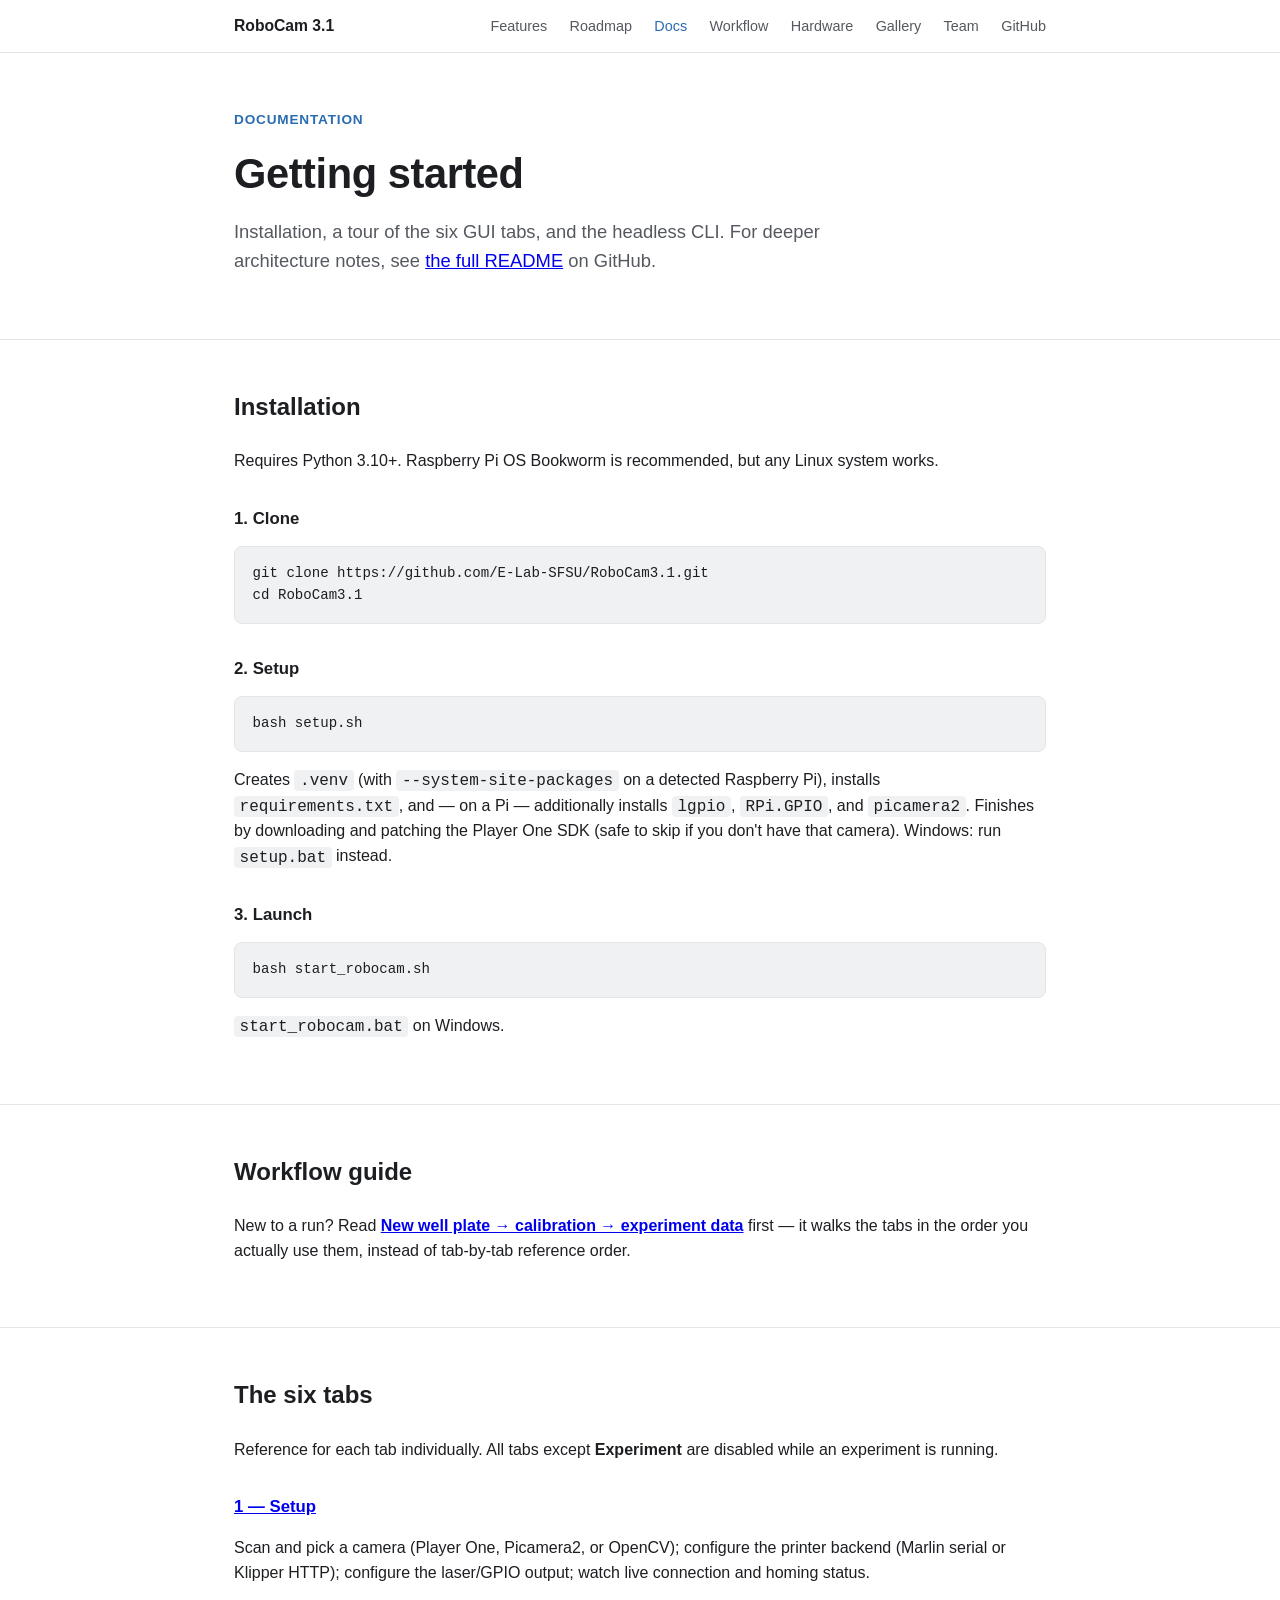
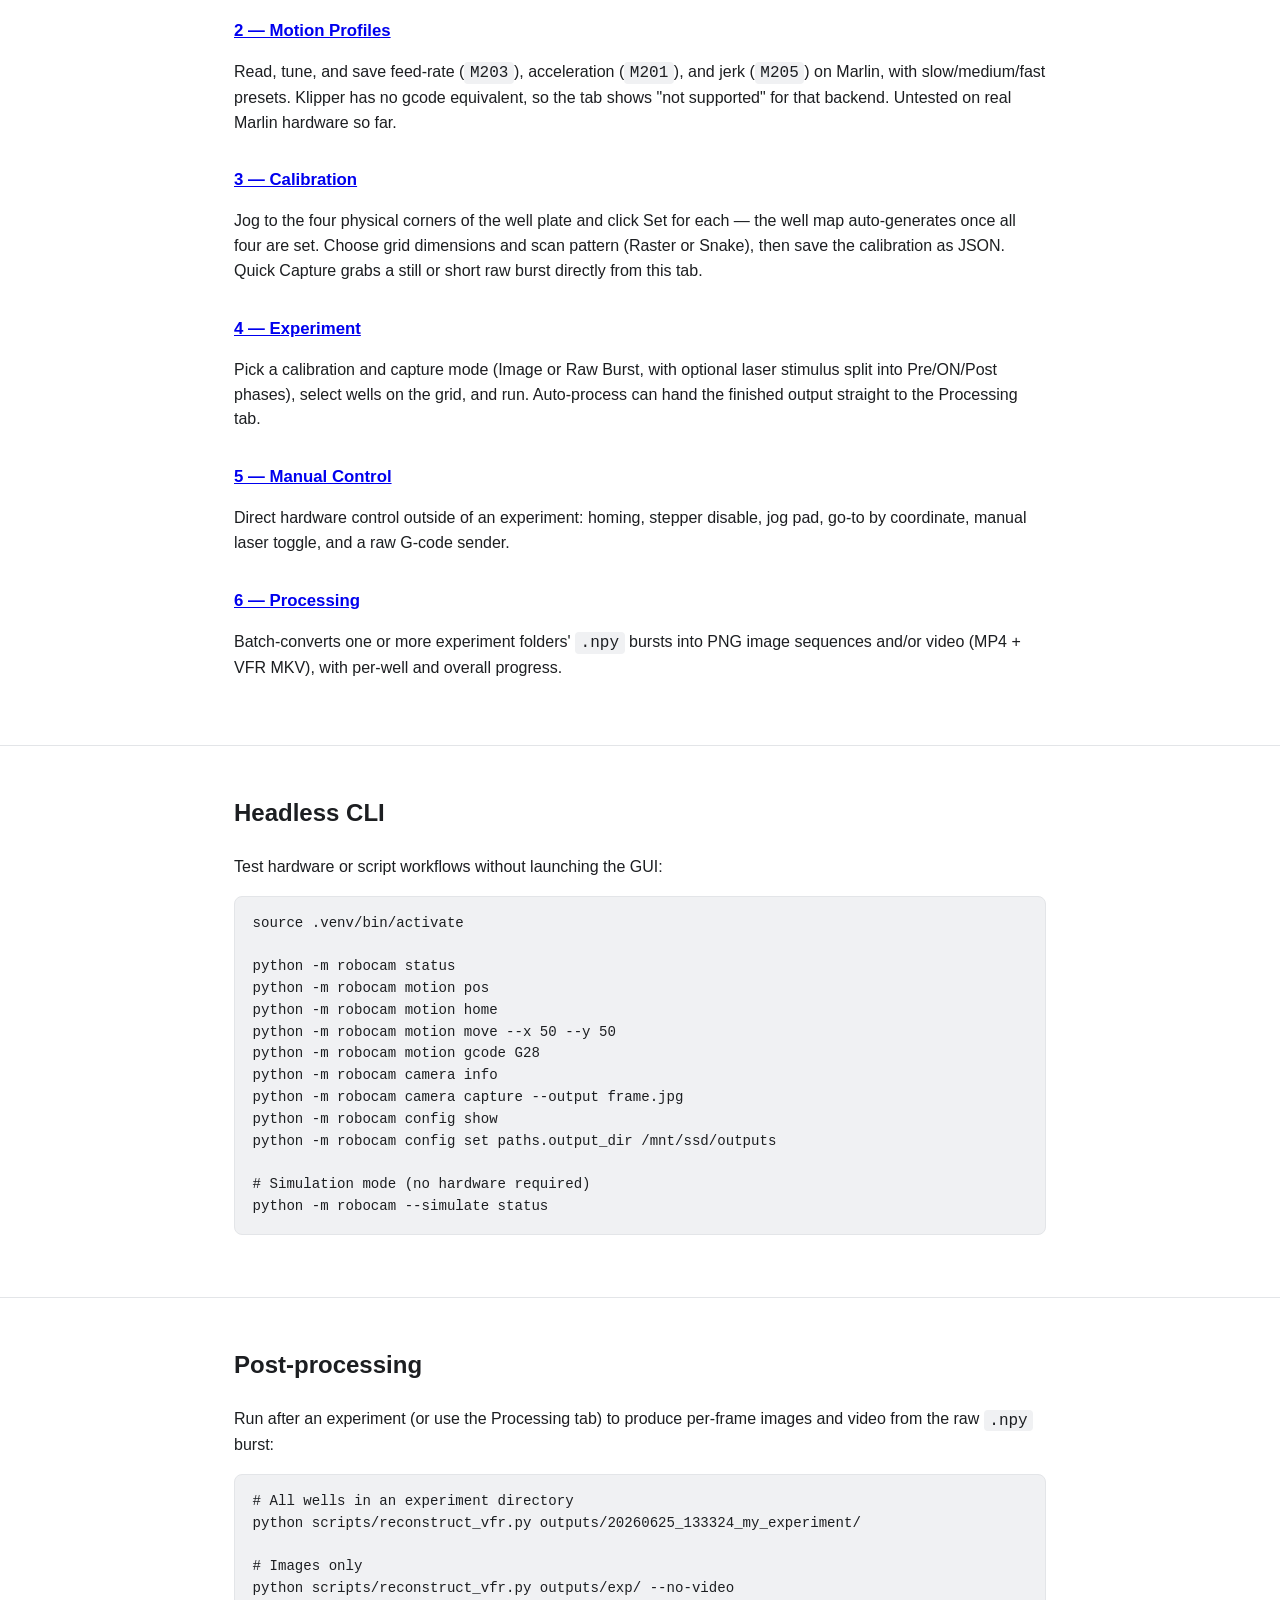
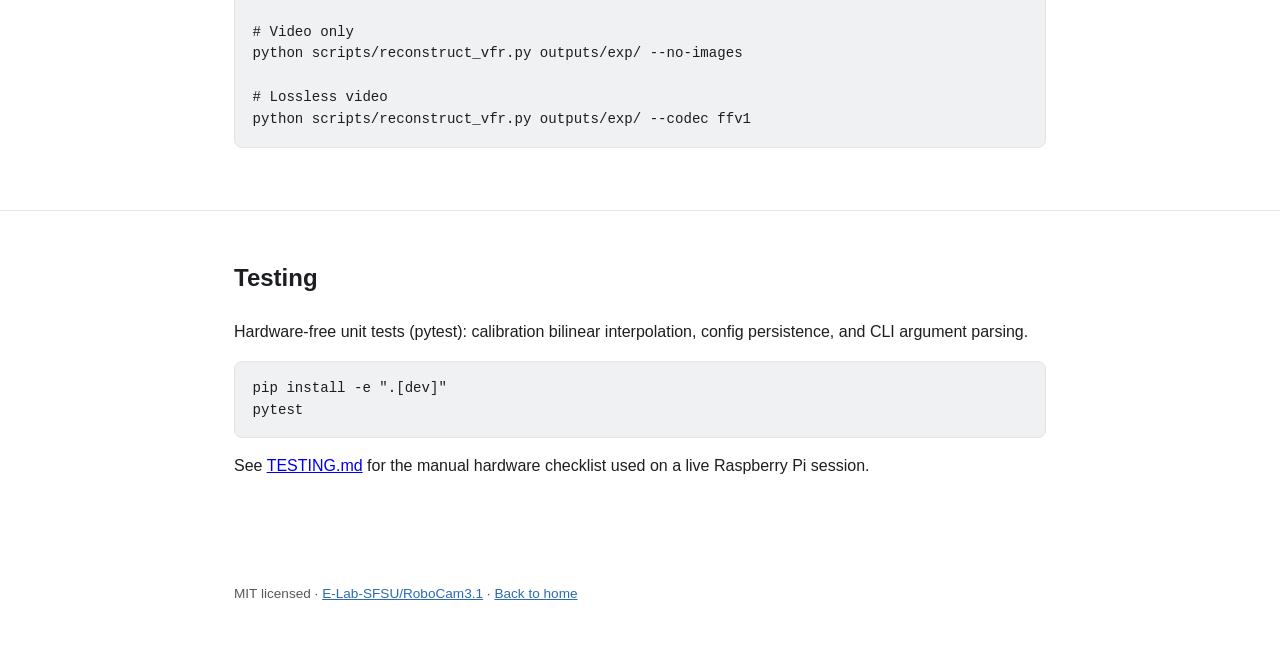
<file: docs.html>
<!doctype html>
<html lang="en">
<head>
<meta charset="utf-8">
<meta name="viewport" content="width=device-width, initial-scale=1">
<title>Docs — RoboCam 3.1</title>
<meta name="description" content="Installation, GUI walkthrough, and CLI reference for RoboCam 3.1.">
<link rel="icon" href="data:image/svg+xml,<svg xmlns=%22http://www.w3.org/2000/svg%22 viewBox=%220 0 100 100%22><text y=%22.9em%22 font-size=%2290%22>%F0%9F%93%B7</text></svg>">
<link rel="stylesheet" href="style.css">
</head>
<body>

<nav class="topnav">
  <div class="wrap">
    <a class="brand" href="index.html">RoboCam 3.1</a>
    <div class="links">
      <a href="index.html#features">Features</a>
      <a href="index.html#roadmap">Roadmap</a>
      <a href="docs.html" class="current">Docs</a>
      <a href="docs/workflow.html">Workflow</a>
      <a href="hardware.html">Hardware</a>
      <a href="gallery.html">Gallery</a>
      <a href="team.html">Team</a>
      <a href="https://github.com/E-Lab-SFSU/RoboCam3.1">GitHub</a>
    </div>
  </div>
</nav>

<header class="hero">
  <div class="wrap">
    <div class="eyebrow">Documentation</div>
    <h1>Getting started</h1>
    <p class="tagline">Installation, a tour of the six GUI tabs, and the headless CLI. For deeper architecture notes, see <a href="https://github.com/E-Lab-SFSU/RoboCam3.1#readme">the full README</a> on GitHub.</p>
  </div>
</header>

<section id="install">
  <div class="wrap">
    <h2>Installation</h2>
    <p>Requires Python 3.10+. Raspberry Pi OS Bookworm is recommended, but any Linux system works.</p>

    <h3 class="subhead">1. Clone</h3>
    <pre><code>git clone https://github.com/E-Lab-SFSU/RoboCam3.1.git
cd RoboCam3.1</code></pre>

    <h3 class="subhead">2. Setup</h3>
    <pre><code>bash setup.sh</code></pre>
    <p>Creates <code>.venv</code> (with <code>--system-site-packages</code> on a detected Raspberry Pi), installs <code>requirements.txt</code>, and — on a Pi — additionally installs <code>lgpio</code>, <code>RPi.GPIO</code>, and <code>picamera2</code>. Finishes by downloading and patching the Player One SDK (safe to skip if you don't have that camera). Windows: run <code>setup.bat</code> instead.</p>

    <h3 class="subhead">3. Launch</h3>
    <pre><code>bash start_robocam.sh</code></pre>
    <p><code>start_robocam.bat</code> on Windows.</p>
  </div>
</section>

<section id="workflow">
  <div class="wrap">
    <h2>Workflow guide</h2>
    <p>New to a run? Read <a href="docs/workflow.html"><strong>New well plate → calibration → experiment data</strong></a> first — it walks the tabs in the order you actually use them, instead of tab-by-tab reference order.</p>
  </div>
</section>

<section id="tabs">
  <div class="wrap">
    <h2>The six tabs</h2>
    <p>Reference for each tab individually. All tabs except <strong>Experiment</strong> are disabled while an experiment is running.</p>

    <h3 class="subhead"><a href="docs/setup.html">1 — Setup</a></h3>
    <p>Scan and pick a camera (Player One, Picamera2, or OpenCV); configure the printer backend (Marlin serial or Klipper HTTP); configure the laser/GPIO output; watch live connection and homing status.</p>

    <h3 class="subhead"><a href="docs/motion-profiles.html">2 — Motion Profiles</a></h3>
    <p>Read, tune, and save feed-rate (<code>M203</code>), acceleration (<code>M201</code>), and jerk (<code>M205</code>) on Marlin, with slow/medium/fast presets. Klipper has no gcode equivalent, so the tab shows "not supported" for that backend. Untested on real Marlin hardware so far.</p>

    <h3 class="subhead"><a href="docs/calibration.html">3 — Calibration</a></h3>
    <p>Jog to the four physical corners of the well plate and click Set for each — the well map auto-generates once all four are set. Choose grid dimensions and scan pattern (Raster or Snake), then save the calibration as JSON. Quick Capture grabs a still or short raw burst directly from this tab.</p>

    <h3 class="subhead"><a href="docs/experiment.html">4 — Experiment</a></h3>
    <p>Pick a calibration and capture mode (Image or Raw Burst, with optional laser stimulus split into Pre/ON/Post phases), select wells on the grid, and run. Auto-process can hand the finished output straight to the Processing tab.</p>

    <h3 class="subhead"><a href="docs/manual-control.html">5 — Manual Control</a></h3>
    <p>Direct hardware control outside of an experiment: homing, stepper disable, jog pad, go-to by coordinate, manual laser toggle, and a raw G-code sender.</p>

    <h3 class="subhead"><a href="docs/processing.html">6 — Processing</a></h3>
    <p>Batch-converts one or more experiment folders' <code>.npy</code> bursts into PNG image sequences and/or video (MP4 + VFR MKV), with per-well and overall progress.</p>
  </div>
</section>

<section id="cli">
  <div class="wrap">
    <h2>Headless CLI</h2>
    <p>Test hardware or script workflows without launching the GUI:</p>
    <pre><code>source .venv/bin/activate

python -m robocam status
python -m robocam motion pos
python -m robocam motion home
python -m robocam motion move --x 50 --y 50
python -m robocam motion gcode G28
python -m robocam camera info
python -m robocam camera capture --output frame.jpg
python -m robocam config show
python -m robocam config set paths.output_dir /mnt/ssd/outputs

# Simulation mode (no hardware required)
python -m robocam --simulate status</code></pre>
  </div>
</section>

<section id="postprocess">
  <div class="wrap">
    <h2>Post-processing</h2>
    <p>Run after an experiment (or use the Processing tab) to produce per-frame images and video from the raw <code>.npy</code> burst:</p>
    <pre><code># All wells in an experiment directory
python scripts/reconstruct_vfr.py outputs/20260625_133324_my_experiment/

# Images only
python scripts/reconstruct_vfr.py outputs/exp/ --no-video

# Video only
python scripts/reconstruct_vfr.py outputs/exp/ --no-images

# Lossless video
python scripts/reconstruct_vfr.py outputs/exp/ --codec ffv1</code></pre>
  </div>
</section>

<section id="testing">
  <div class="wrap">
    <h2>Testing</h2>
    <p>Hardware-free unit tests (pytest): calibration bilinear interpolation, config persistence, and CLI argument parsing.</p>
    <pre><code>pip install -e ".[dev]"
pytest</code></pre>
    <p>See <a href="https://github.com/E-Lab-SFSU/RoboCam3.1/blob/master/TESTING.md">TESTING.md</a> for the manual hardware checklist used on a live Raspberry Pi session.</p>
  </div>
</section>

<footer>
  <div class="wrap">
    MIT licensed · <a href="https://github.com/E-Lab-SFSU/RoboCam3.1">E-Lab-SFSU/RoboCam3.1</a> · <a href="index.html">Back to home</a>
  </div>
</footer>

</body>
</html>
</file>
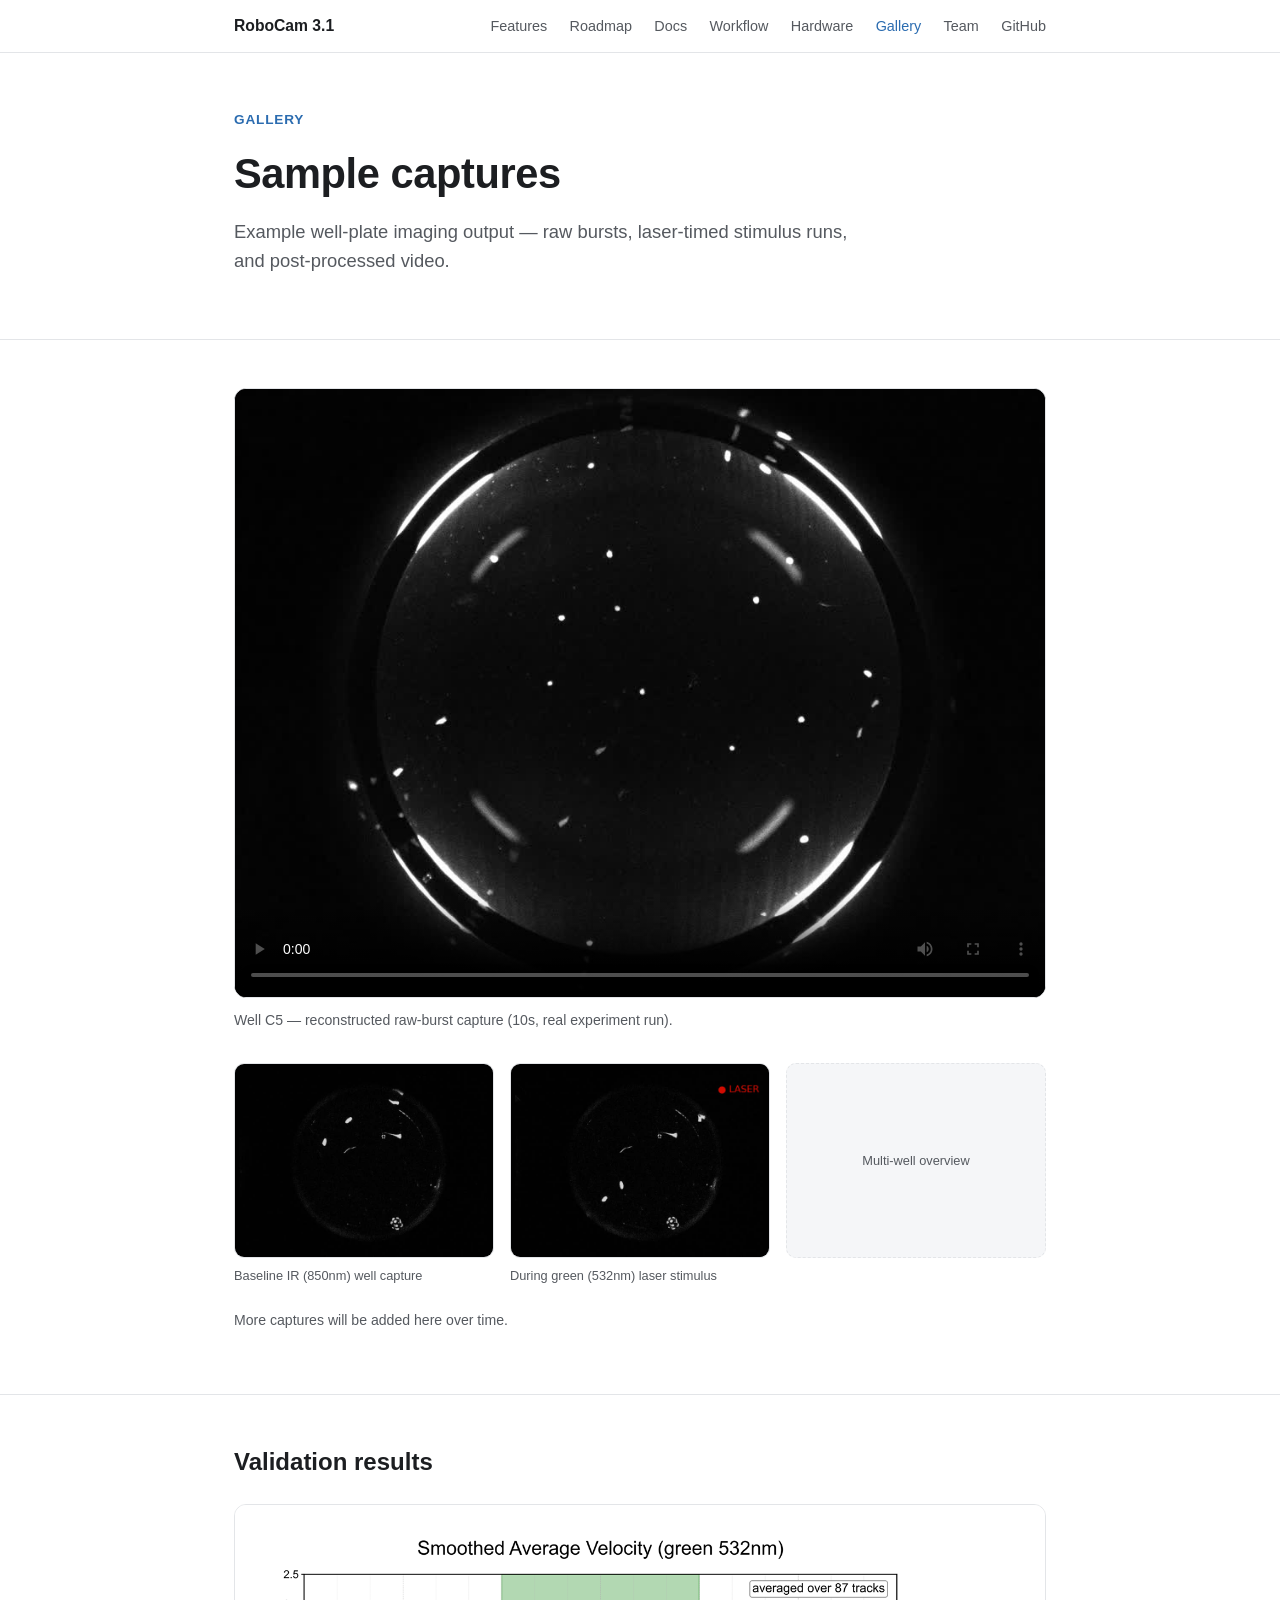
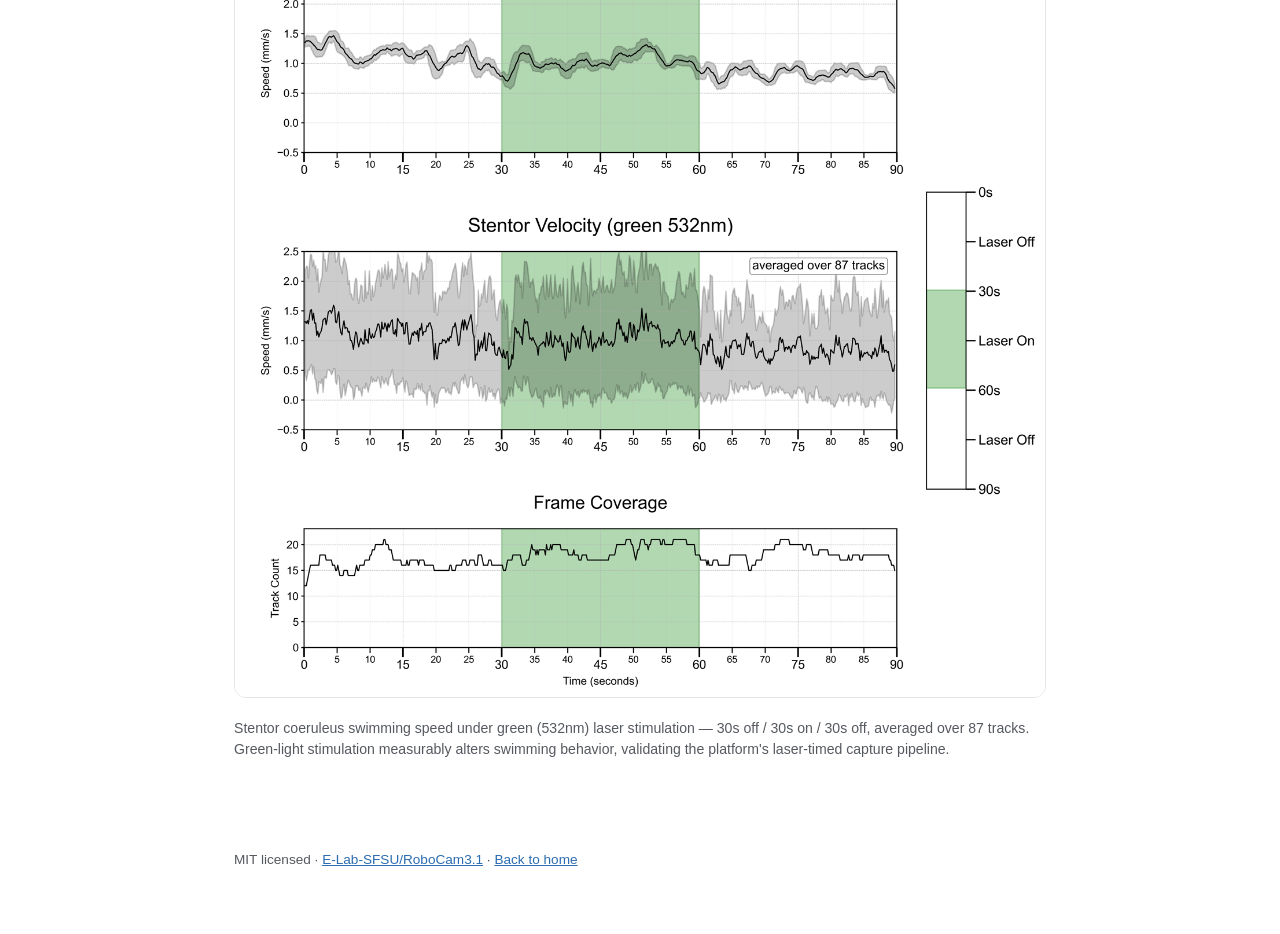
<file: gallery.html>
<!doctype html>
<html lang="en">
<head>
<meta charset="utf-8">
<meta name="viewport" content="width=device-width, initial-scale=1">
<title>Gallery — RoboCam 3.1</title>
<meta name="description" content="Sample captures and results from RoboCam 3.1.">
<link rel="icon" href="data:image/svg+xml,<svg xmlns=%22http://www.w3.org/2000/svg%22 viewBox=%220 0 100 100%22><text y=%22.9em%22 font-size=%2290%22>%F0%9F%93%B7</text></svg>">
<link rel="stylesheet" href="style.css">
</head>
<body>

<nav class="topnav">
  <div class="wrap">
    <a class="brand" href="index.html">RoboCam 3.1</a>
    <div class="links">
      <a href="index.html#features">Features</a>
      <a href="index.html#roadmap">Roadmap</a>
      <a href="docs.html">Docs</a>
      <a href="docs/workflow.html">Workflow</a>
      <a href="hardware.html">Hardware</a>
      <a href="gallery.html" class="current">Gallery</a>
      <a href="team.html">Team</a>
      <a href="https://github.com/E-Lab-SFSU/RoboCam3.1">GitHub</a>
    </div>
  </div>
</nav>

<header class="hero">
  <div class="wrap">
    <div class="eyebrow">Gallery</div>
    <h1>Sample captures</h1>
    <p class="tagline">Example well-plate imaging output — raw bursts, laser-timed stimulus runs, and post-processed video.</p>
  </div>
</header>

<section>
  <div class="wrap">
    <div class="sample-video">
      <video controls preload="metadata" poster="media/c5_sample.jpg" width="960" height="720">
        <source src="media/c5_sample.mp4" type="video/mp4">
      </video>
      <p class="caption">Well C5 — reconstructed raw-burst capture (10s, real experiment run).</p>
    </div>
    <div class="gallery-grid">
      <div class="gallery-photo">
        <img src="media/raw_capture_ir.jpg" alt="Baseline IR well capture">
        <span>Baseline IR (850nm) well capture</span>
      </div>
      <div class="gallery-photo">
        <img src="media/raw_capture_laser.jpg" alt="Well capture during green laser stimulus">
        <span>During green (532nm) laser stimulus</span>
      </div>
      <div class="gallery-placeholder">Multi-well overview</div>
    </div>
    <p class="verified">More captures will be added here over time.</p>
  </div>
</section>

<section id="results">
  <div class="wrap">
    <h2>Validation results</h2>
    <div class="sample-video">
      <img src="media/results_chart.png" alt="Swimming speed traces before, during, and after green laser stimulus" style="width:100%;border-radius:12px;border:1px solid var(--border);">
      <p class="caption">Stentor coeruleus swimming speed under green (532nm) laser stimulation — 30s off / 30s on / 30s off, averaged over 87 tracks. Green-light stimulation measurably alters swimming behavior, validating the platform's laser-timed capture pipeline.</p>
    </div>
  </div>
</section>

<footer>
  <div class="wrap">
    MIT licensed · <a href="https://github.com/E-Lab-SFSU/RoboCam3.1">E-Lab-SFSU/RoboCam3.1</a> · <a href="index.html">Back to home</a>
  </div>
</footer>

</body>
</html>
</file>
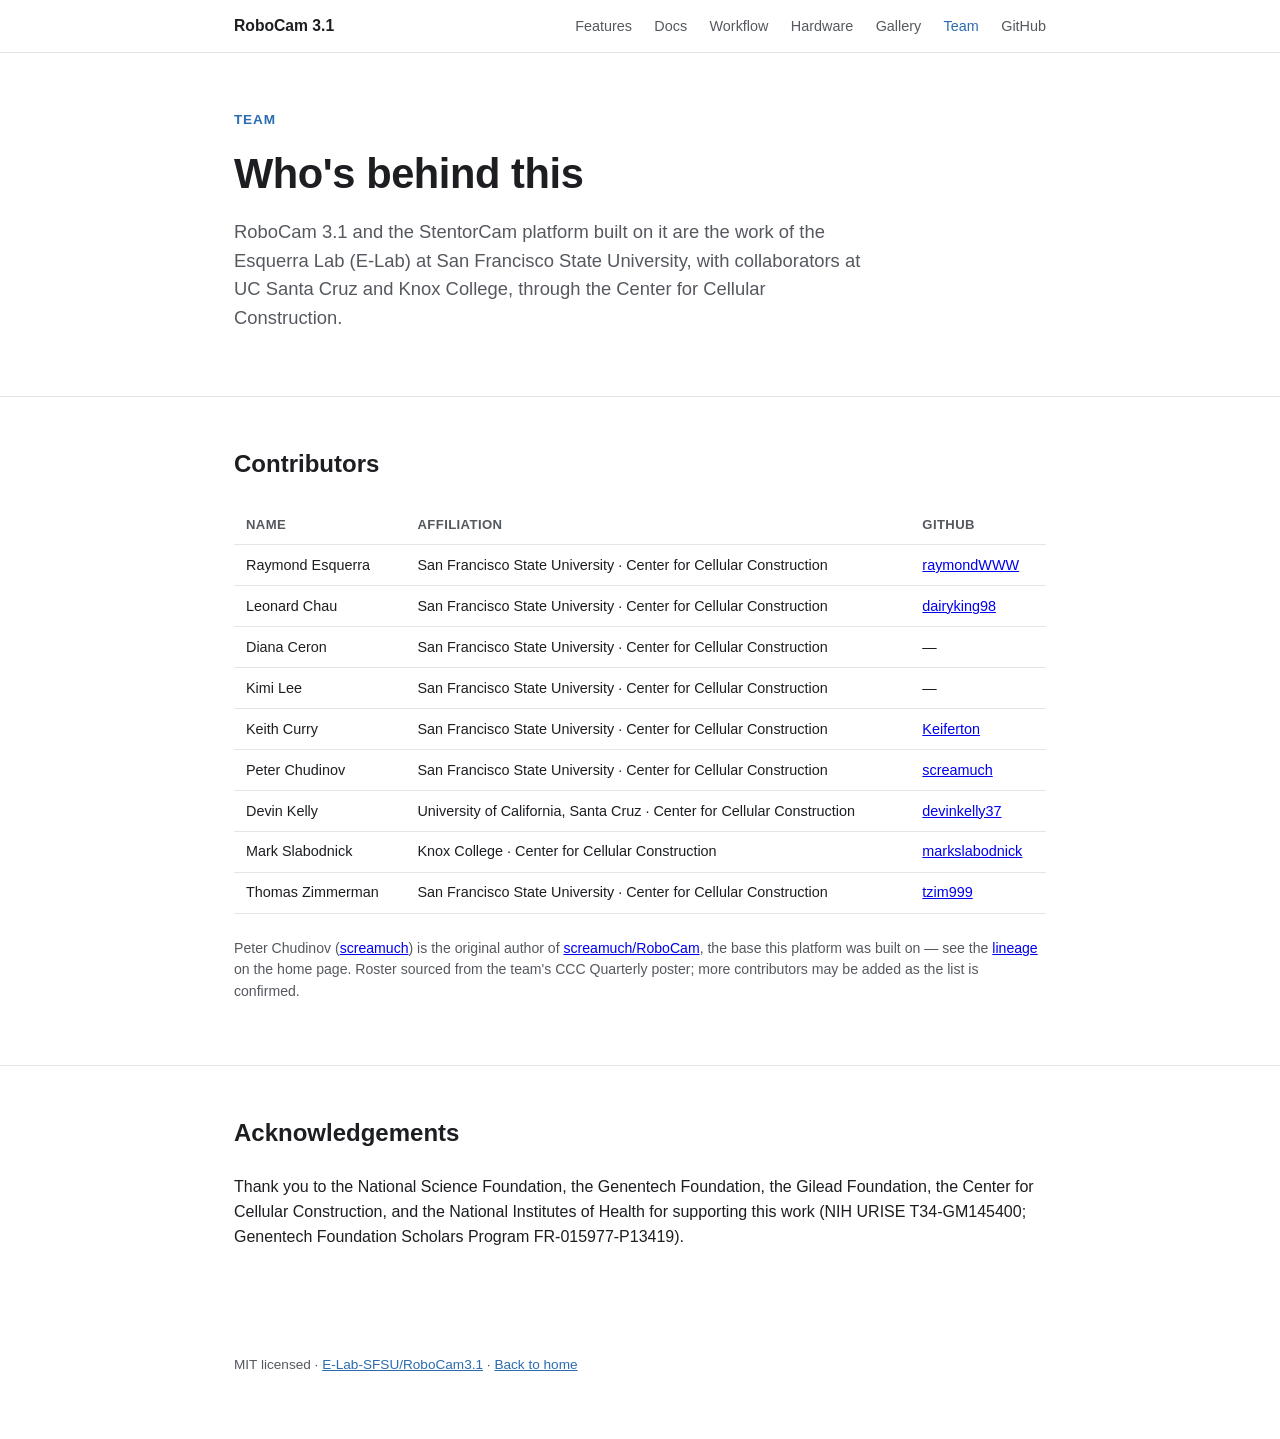
<file: team.html>
<!doctype html>
<html lang="en">
<head>
<meta charset="utf-8">
<meta name="viewport" content="width=device-width, initial-scale=1">
<title>Team — RoboCam 3.1</title>
<meta name="description" content="The people behind RoboCam 3.1 and StentorCam.">
<link rel="icon" href="data:image/svg+xml,<svg xmlns=%22http://www.w3.org/2000/svg%22 viewBox=%220 0 100 100%22><text y=%22.9em%22 font-size=%2290%22>%F0%9F%93%B7</text></svg>">
<link rel="stylesheet" href="style.css">
</head>
<body>

<nav class="topnav">
  <div class="wrap">
    <a class="brand" href="index.html">RoboCam 3.1</a>
    <div class="links">
      <a href="index.html#features">Features</a>
      <a href="docs.html">Docs</a>
      <a href="docs/workflow.html">Workflow</a>
      <a href="hardware.html">Hardware</a>
      <a href="gallery.html">Gallery</a>
      <a href="team.html" class="current">Team</a>
      <a href="https://github.com/E-Lab-SFSU/RoboCam3.1">GitHub</a>
    </div>
  </div>
</nav>

<header class="hero">
  <div class="wrap">
    <div class="eyebrow">Team</div>
    <h1>Who's behind this</h1>
    <p class="tagline">RoboCam 3.1 and the StentorCam platform built on it are the work of the Esquerra Lab (E-Lab) at San Francisco State University, with collaborators at UC Santa Cruz and Knox College, through the Center for Cellular Construction.</p>
  </div>
</header>

<section id="roster">
  <div class="wrap">
    <h2>Contributors</h2>
    <table class="status">
      <tr><th>Name</th><th>Affiliation</th><th>GitHub</th></tr>
      <tr><td>Raymond Esquerra</td><td>San Francisco State University · Center for Cellular Construction</td><td><a href="https://github.com/raymondWWW">raymondWWW</a></td></tr>
      <tr><td>Leonard Chau</td><td>San Francisco State University · Center for Cellular Construction</td><td><a href="https://github.com/dairyking98">dairyking98</a></td></tr>
      <tr><td>Diana Ceron</td><td>San Francisco State University · Center for Cellular Construction</td><td>—</td></tr>
      <tr><td>Kimi Lee</td><td>San Francisco State University · Center for Cellular Construction</td><td>—</td></tr>
      <tr><td>Keith Curry</td><td>San Francisco State University · Center for Cellular Construction</td><td><a href="https://github.com/Keiferton">Keiferton</a></td></tr>
      <tr><td>Peter Chudinov</td><td>San Francisco State University · Center for Cellular Construction</td><td><a href="https://github.com/screamuch">screamuch</a></td></tr>
      <tr><td>Devin Kelly</td><td>University of California, Santa Cruz · Center for Cellular Construction</td><td><a href="https://github.com/devinkelly37">devinkelly37</a></td></tr>
      <tr><td>Mark Slabodnick</td><td>Knox College · Center for Cellular Construction</td><td><a href="https://github.com/markslabodnick">markslabodnick</a></td></tr>
      <tr><td>Thomas Zimmerman</td><td>San Francisco State University · Center for Cellular Construction</td><td><a href="https://github.com/tzim999">tzim999</a></td></tr>
    </table>
    <p class="verified">Peter Chudinov (<a href="https://github.com/screamuch">screamuch</a>) is the original author of <a href="https://github.com/screamuch/RoboCam">screamuch/RoboCam</a>, the base this platform was built on — see the <a href="index.html#lineage">lineage</a> on the home page. Roster sourced from the team's CCC Quarterly poster; more contributors may be added as the list is confirmed.</p>
  </div>
</section>

<section id="acknowledgements">
  <div class="wrap">
    <h2>Acknowledgements</h2>
    <p>Thank you to the National Science Foundation, the Genentech Foundation, the Gilead Foundation, the Center for Cellular Construction, and the National Institutes of Health for supporting this work (NIH URISE T34-GM145400; Genentech Foundation Scholars Program FR-015977-P13419).</p>
  </div>
</section>

<footer>
  <div class="wrap">
    MIT licensed · <a href="https://github.com/E-Lab-SFSU/RoboCam3.1">E-Lab-SFSU/RoboCam3.1</a> · <a href="index.html">Back to home</a>
  </div>
</footer>

</body>
</html>
</file>
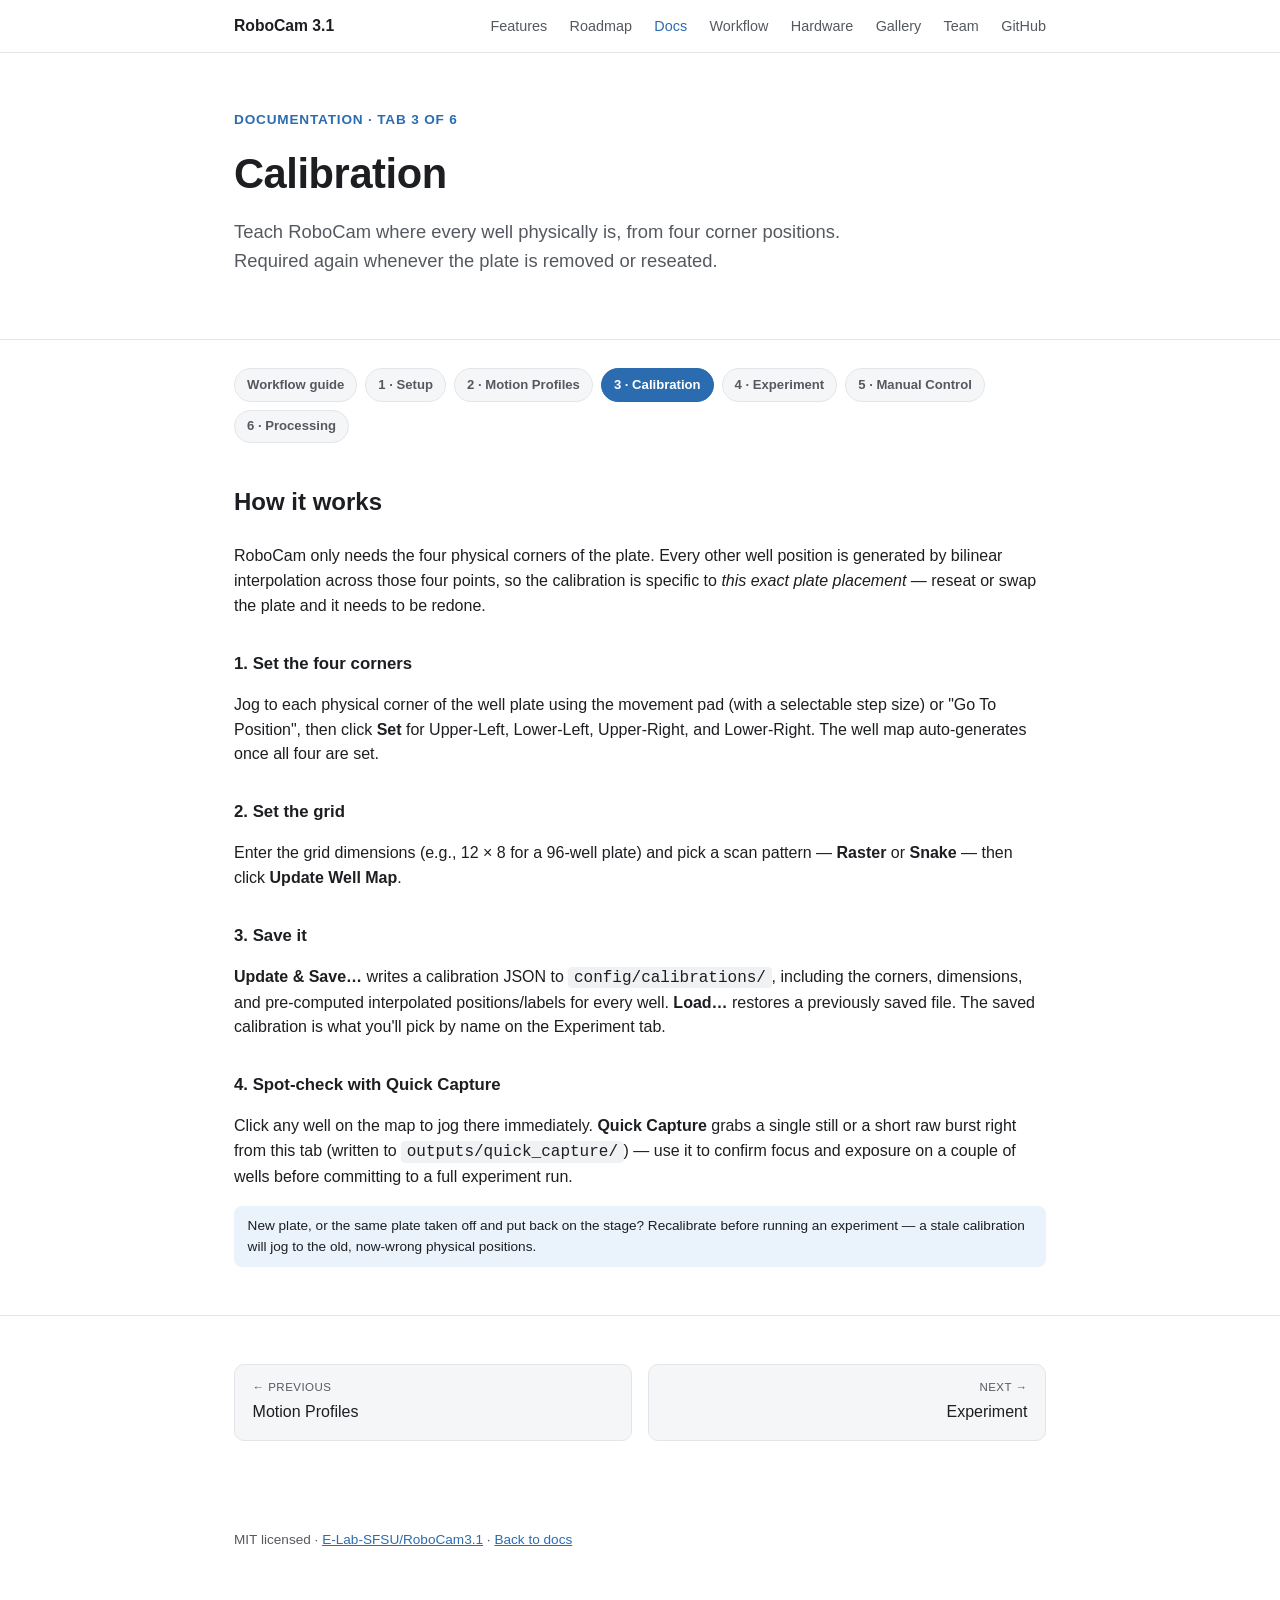
<file: docs/calibration.html>
<!doctype html>
<html lang="en">
<head>
<meta charset="utf-8">
<meta name="viewport" content="width=device-width, initial-scale=1">
<title>Calibration tab — RoboCam 3.1 Docs</title>
<meta name="description" content="RoboCam 3.1 Calibration tab: 4-corner well-plate calibration, well map generation, save/load profiles, and Quick Capture.">
<link rel="icon" href="data:image/svg+xml,<svg xmlns=%22http://www.w3.org/2000/svg%22 viewBox=%220 0 100 100%22><text y=%22.9em%22 font-size=%2290%22>%F0%9F%93%B7</text></svg>">
<link rel="stylesheet" href="../style.css">
</head>
<body>

<nav class="topnav">
  <div class="wrap">
    <a class="brand" href="../index.html">RoboCam 3.1</a>
    <div class="links">
      <a href="../index.html#features">Features</a>
      <a href="../index.html#roadmap">Roadmap</a>
      <a href="../docs.html" class="current">Docs</a>
      <a href="workflow.html">Workflow</a>
      <a href="../hardware.html">Hardware</a>
      <a href="../gallery.html">Gallery</a>
      <a href="../team.html">Team</a>
      <a href="https://github.com/E-Lab-SFSU/RoboCam3.1">GitHub</a>
    </div>
  </div>
</nav>

<header class="hero">
  <div class="wrap">
    <div class="eyebrow">Documentation · Tab 3 of 6</div>
    <h1>Calibration</h1>
    <p class="tagline">Teach RoboCam where every well physically is, from four corner positions. Required again whenever the plate is removed or reseated.</p>
  </div>
</header>

<section>
  <div class="wrap">
    <div class="docs-subnav">
      <a href="workflow.html">Workflow guide</a>
      <a href="setup.html">1 · Setup</a>
      <a href="motion-profiles.html">2 · Motion Profiles</a>
      <a href="calibration.html" class="current">3 · Calibration</a>
      <a href="experiment.html">4 · Experiment</a>
      <a href="manual-control.html">5 · Manual Control</a>
      <a href="processing.html">6 · Processing</a>
    </div>

    <h2>How it works</h2>
    <p>RoboCam only needs the four physical corners of the plate. Every other well position is generated by bilinear interpolation across those four points, so the calibration is specific to <em>this exact plate placement</em> — reseat or swap the plate and it needs to be redone.</p>

    <h3 class="subhead">1. Set the four corners</h3>
    <p>Jog to each physical corner of the well plate using the movement pad (with a selectable step size) or "Go To Position", then click <strong>Set</strong> for Upper-Left, Lower-Left, Upper-Right, and Lower-Right. The well map auto-generates once all four are set.</p>

    <h3 class="subhead">2. Set the grid</h3>
    <p>Enter the grid dimensions (e.g., 12 × 8 for a 96-well plate) and pick a scan pattern — <strong>Raster</strong> or <strong>Snake</strong> — then click <strong>Update Well Map</strong>.</p>

    <h3 class="subhead">3. Save it</h3>
    <p><strong>Update &amp; Save…</strong> writes a calibration JSON to <code>config/calibrations/</code>, including the corners, dimensions, and pre-computed interpolated positions/labels for every well. <strong>Load…</strong> restores a previously saved file. The saved calibration is what you'll pick by name on the Experiment tab.</p>

    <h3 class="subhead">4. Spot-check with Quick Capture</h3>
    <p>Click any well on the map to jog there immediately. <strong>Quick Capture</strong> grabs a single still or a short raw burst right from this tab (written to <code>outputs/quick_capture/</code>) — use it to confirm focus and exposure on a couple of wells before committing to a full experiment run.</p>

    <div class="step-note">New plate, or the same plate taken off and put back on the stage? Recalibrate before running an experiment — a stale calibration will jog to the old, now-wrong physical positions.</div>
  </div>
</section>

<section>
  <div class="wrap pager">
    <a class="pager-prev" href="motion-profiles.html"><span class="pager-label">← Previous</span>Motion Profiles</a>
    <a class="pager-next" href="experiment.html"><span class="pager-label">Next →</span>Experiment</a>
  </div>
</section>

<footer>
  <div class="wrap">
    MIT licensed · <a href="https://github.com/E-Lab-SFSU/RoboCam3.1">E-Lab-SFSU/RoboCam3.1</a> · <a href="../docs.html">Back to docs</a>
  </div>
</footer>

</body>
</html>
</file>
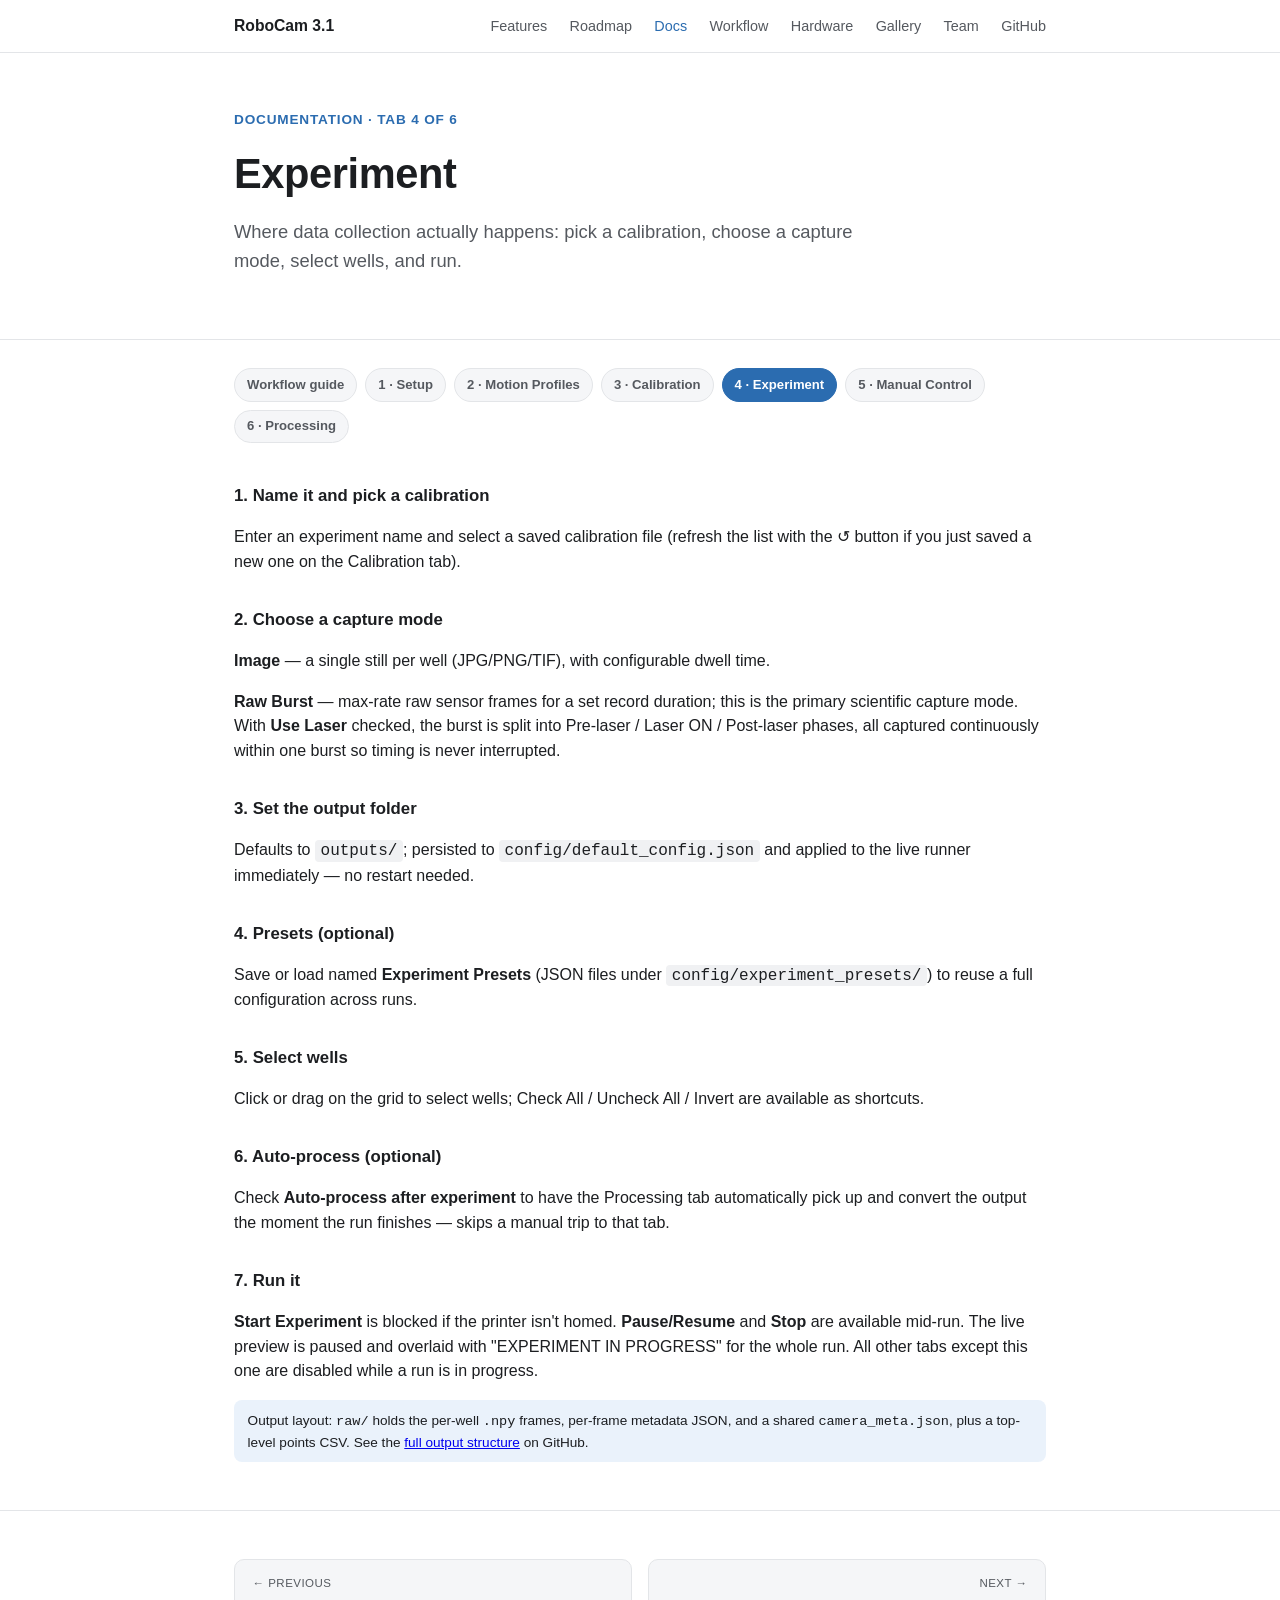
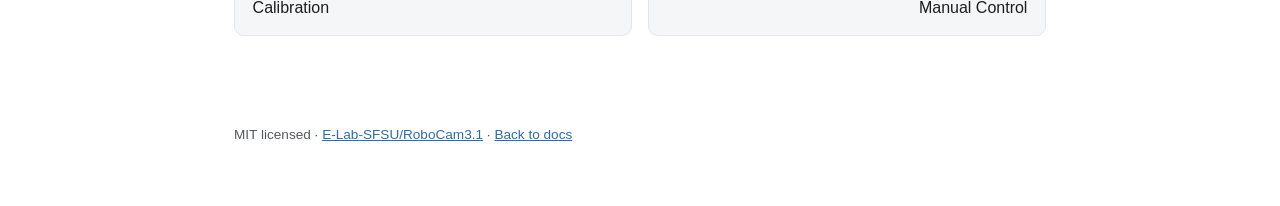
<file: docs/experiment.html>
<!doctype html>
<html lang="en">
<head>
<meta charset="utf-8">
<meta name="viewport" content="width=device-width, initial-scale=1">
<title>Experiment tab — RoboCam 3.1 Docs</title>
<meta name="description" content="RoboCam 3.1 Experiment tab: capture modes, well selection, laser-stimulus phases, presets, and run control.">
<link rel="icon" href="data:image/svg+xml,<svg xmlns=%22http://www.w3.org/2000/svg%22 viewBox=%220 0 100 100%22><text y=%22.9em%22 font-size=%2290%22>%F0%9F%93%B7</text></svg>">
<link rel="stylesheet" href="../style.css">
</head>
<body>

<nav class="topnav">
  <div class="wrap">
    <a class="brand" href="../index.html">RoboCam 3.1</a>
    <div class="links">
      <a href="../index.html#features">Features</a>
      <a href="../index.html#roadmap">Roadmap</a>
      <a href="../docs.html" class="current">Docs</a>
      <a href="workflow.html">Workflow</a>
      <a href="../hardware.html">Hardware</a>
      <a href="../gallery.html">Gallery</a>
      <a href="../team.html">Team</a>
      <a href="https://github.com/E-Lab-SFSU/RoboCam3.1">GitHub</a>
    </div>
  </div>
</nav>

<header class="hero">
  <div class="wrap">
    <div class="eyebrow">Documentation · Tab 4 of 6</div>
    <h1>Experiment</h1>
    <p class="tagline">Where data collection actually happens: pick a calibration, choose a capture mode, select wells, and run.</p>
  </div>
</header>

<section>
  <div class="wrap">
    <div class="docs-subnav">
      <a href="workflow.html">Workflow guide</a>
      <a href="setup.html">1 · Setup</a>
      <a href="motion-profiles.html">2 · Motion Profiles</a>
      <a href="calibration.html">3 · Calibration</a>
      <a href="experiment.html" class="current">4 · Experiment</a>
      <a href="manual-control.html">5 · Manual Control</a>
      <a href="processing.html">6 · Processing</a>
    </div>

    <h3 class="subhead">1. Name it and pick a calibration</h3>
    <p>Enter an experiment name and select a saved calibration file (refresh the list with the ↺ button if you just saved a new one on the Calibration tab).</p>

    <h3 class="subhead">2. Choose a capture mode</h3>
    <p><strong>Image</strong> — a single still per well (JPG/PNG/TIF), with configurable dwell time.</p>
    <p><strong>Raw Burst</strong> — max-rate raw sensor frames for a set record duration; this is the primary scientific capture mode. With <strong>Use Laser</strong> checked, the burst is split into Pre-laser / Laser ON / Post-laser phases, all captured continuously within one burst so timing is never interrupted.</p>

    <h3 class="subhead">3. Set the output folder</h3>
    <p>Defaults to <code>outputs/</code>; persisted to <code>config/default_config.json</code> and applied to the live runner immediately — no restart needed.</p>

    <h3 class="subhead">4. Presets (optional)</h3>
    <p>Save or load named <strong>Experiment Presets</strong> (JSON files under <code>config/experiment_presets/</code>) to reuse a full configuration across runs.</p>

    <h3 class="subhead">5. Select wells</h3>
    <p>Click or drag on the grid to select wells; Check All / Uncheck All / Invert are available as shortcuts.</p>

    <h3 class="subhead">6. Auto-process (optional)</h3>
    <p>Check <strong>Auto-process after experiment</strong> to have the Processing tab automatically pick up and convert the output the moment the run finishes — skips a manual trip to that tab.</p>

    <h3 class="subhead">7. Run it</h3>
    <p><strong>Start Experiment</strong> is blocked if the printer isn't homed. <strong>Pause/Resume</strong> and <strong>Stop</strong> are available mid-run. The live preview is paused and overlaid with "EXPERIMENT IN PROGRESS" for the whole run. All other tabs except this one are disabled while a run is in progress.</p>

    <div class="step-note">Output layout: <code>raw/</code> holds the per-well <code>.npy</code> frames, per-frame metadata JSON, and a shared <code>camera_meta.json</code>, plus a top-level points CSV. See the <a href="https://github.com/E-Lab-SFSU/RoboCam3.1#output-structure-raw-burst-mode">full output structure</a> on GitHub.</div>
  </div>
</section>

<section>
  <div class="wrap pager">
    <a class="pager-prev" href="calibration.html"><span class="pager-label">← Previous</span>Calibration</a>
    <a class="pager-next" href="manual-control.html"><span class="pager-label">Next →</span>Manual Control</a>
  </div>
</section>

<footer>
  <div class="wrap">
    MIT licensed · <a href="https://github.com/E-Lab-SFSU/RoboCam3.1">E-Lab-SFSU/RoboCam3.1</a> · <a href="../docs.html">Back to docs</a>
  </div>
</footer>

</body>
</html>
</file>
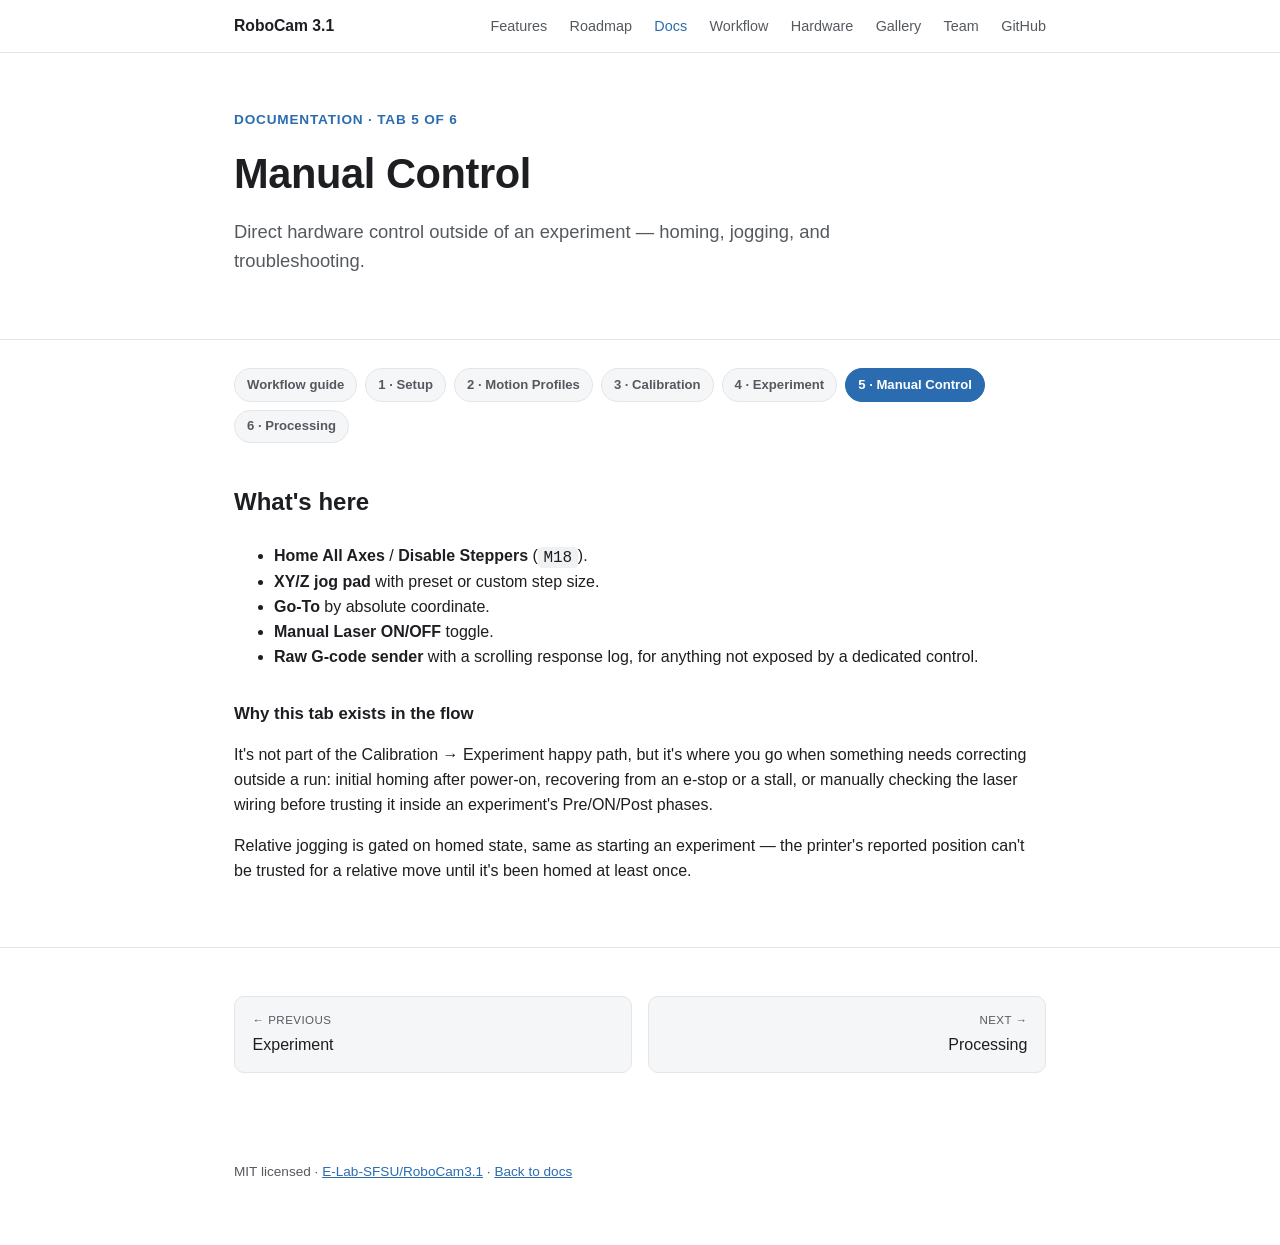
<file: docs/manual-control.html>
<!doctype html>
<html lang="en">
<head>
<meta charset="utf-8">
<meta name="viewport" content="width=device-width, initial-scale=1">
<title>Manual Control tab — RoboCam 3.1 Docs</title>
<meta name="description" content="RoboCam 3.1 Manual Control tab: homing, jog pad, go-to, manual laser toggle, and raw G-code sender.">
<link rel="icon" href="data:image/svg+xml,<svg xmlns=%22http://www.w3.org/2000/svg%22 viewBox=%220 0 100 100%22><text y=%22.9em%22 font-size=%2290%22>%F0%9F%93%B7</text></svg>">
<link rel="stylesheet" href="../style.css">
</head>
<body>

<nav class="topnav">
  <div class="wrap">
    <a class="brand" href="../index.html">RoboCam 3.1</a>
    <div class="links">
      <a href="../index.html#features">Features</a>
      <a href="../index.html#roadmap">Roadmap</a>
      <a href="../docs.html" class="current">Docs</a>
      <a href="workflow.html">Workflow</a>
      <a href="../hardware.html">Hardware</a>
      <a href="../gallery.html">Gallery</a>
      <a href="../team.html">Team</a>
      <a href="https://github.com/E-Lab-SFSU/RoboCam3.1">GitHub</a>
    </div>
  </div>
</nav>

<header class="hero">
  <div class="wrap">
    <div class="eyebrow">Documentation · Tab 5 of 6</div>
    <h1>Manual Control</h1>
    <p class="tagline">Direct hardware control outside of an experiment — homing, jogging, and troubleshooting.</p>
  </div>
</header>

<section>
  <div class="wrap">
    <div class="docs-subnav">
      <a href="workflow.html">Workflow guide</a>
      <a href="setup.html">1 · Setup</a>
      <a href="motion-profiles.html">2 · Motion Profiles</a>
      <a href="calibration.html">3 · Calibration</a>
      <a href="experiment.html">4 · Experiment</a>
      <a href="manual-control.html" class="current">5 · Manual Control</a>
      <a href="processing.html">6 · Processing</a>
    </div>

    <h2>What's here</h2>
    <ul>
      <li><strong>Home All Axes</strong> / <strong>Disable Steppers</strong> (<code>M18</code>).</li>
      <li><strong>XY/Z jog pad</strong> with preset or custom step size.</li>
      <li><strong>Go-To</strong> by absolute coordinate.</li>
      <li><strong>Manual Laser ON/OFF</strong> toggle.</li>
      <li><strong>Raw G-code sender</strong> with a scrolling response log, for anything not exposed by a dedicated control.</li>
    </ul>

    <h3 class="subhead">Why this tab exists in the flow</h3>
    <p>It's not part of the Calibration → Experiment happy path, but it's where you go when something needs correcting outside a run: initial homing after power-on, recovering from an e-stop or a stall, or manually checking the laser wiring before trusting it inside an experiment's Pre/ON/Post phases.</p>
    <p>Relative jogging is gated on homed state, same as starting an experiment — the printer's reported position can't be trusted for a relative move until it's been homed at least once.</p>
  </div>
</section>

<section>
  <div class="wrap pager">
    <a class="pager-prev" href="experiment.html"><span class="pager-label">← Previous</span>Experiment</a>
    <a class="pager-next" href="processing.html"><span class="pager-label">Next →</span>Processing</a>
  </div>
</section>

<footer>
  <div class="wrap">
    MIT licensed · <a href="https://github.com/E-Lab-SFSU/RoboCam3.1">E-Lab-SFSU/RoboCam3.1</a> · <a href="../docs.html">Back to docs</a>
  </div>
</footer>

</body>
</html>
</file>
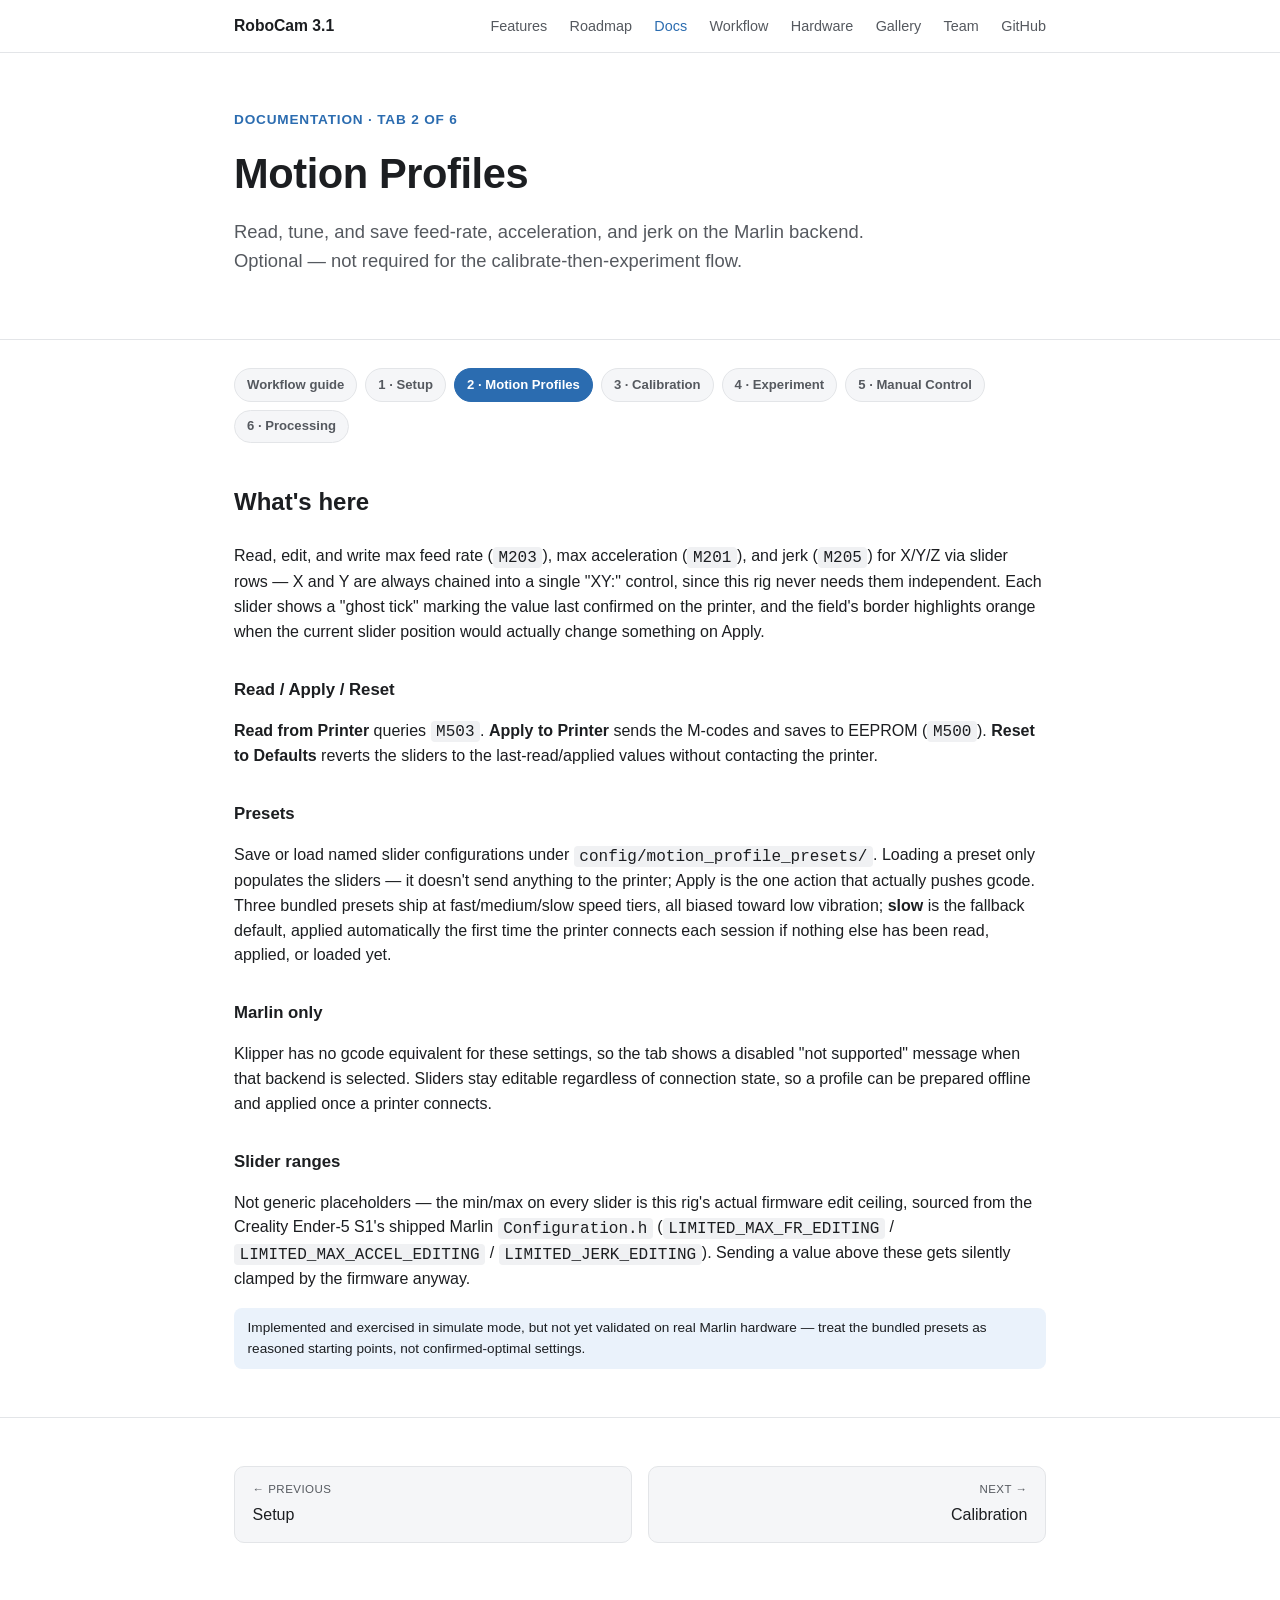
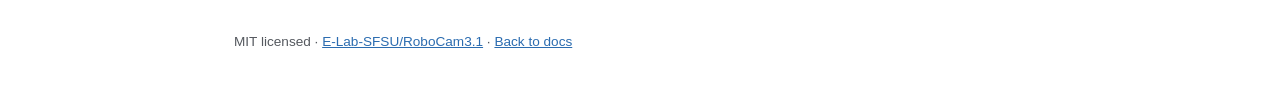
<file: docs/motion-profiles.html>
<!doctype html>
<html lang="en">
<head>
<meta charset="utf-8">
<meta name="viewport" content="width=device-width, initial-scale=1">
<title>Motion Profiles tab — RoboCam 3.1 Docs</title>
<meta name="description" content="RoboCam 3.1 Motion Profiles tab: read/write feed-rate, acceleration, and jerk on Marlin, with named presets.">
<link rel="icon" href="data:image/svg+xml,<svg xmlns=%22http://www.w3.org/2000/svg%22 viewBox=%220 0 100 100%22><text y=%22.9em%22 font-size=%2290%22>%F0%9F%93%B7</text></svg>">
<link rel="stylesheet" href="../style.css">
</head>
<body>

<nav class="topnav">
  <div class="wrap">
    <a class="brand" href="../index.html">RoboCam 3.1</a>
    <div class="links">
      <a href="../index.html#features">Features</a>
      <a href="../index.html#roadmap">Roadmap</a>
      <a href="../docs.html" class="current">Docs</a>
      <a href="workflow.html">Workflow</a>
      <a href="../hardware.html">Hardware</a>
      <a href="../gallery.html">Gallery</a>
      <a href="../team.html">Team</a>
      <a href="https://github.com/E-Lab-SFSU/RoboCam3.1">GitHub</a>
    </div>
  </div>
</nav>

<header class="hero">
  <div class="wrap">
    <div class="eyebrow">Documentation · Tab 2 of 6</div>
    <h1>Motion Profiles</h1>
    <p class="tagline">Read, tune, and save feed-rate, acceleration, and jerk on the Marlin backend. Optional — not required for the calibrate-then-experiment flow.</p>
  </div>
</header>

<section>
  <div class="wrap">
    <div class="docs-subnav">
      <a href="workflow.html">Workflow guide</a>
      <a href="setup.html">1 · Setup</a>
      <a href="motion-profiles.html" class="current">2 · Motion Profiles</a>
      <a href="calibration.html">3 · Calibration</a>
      <a href="experiment.html">4 · Experiment</a>
      <a href="manual-control.html">5 · Manual Control</a>
      <a href="processing.html">6 · Processing</a>
    </div>

    <h2>What's here</h2>
    <p>Read, edit, and write max feed rate (<code>M203</code>), max acceleration (<code>M201</code>), and jerk (<code>M205</code>) for X/Y/Z via slider rows — X and Y are always chained into a single "XY:" control, since this rig never needs them independent. Each slider shows a "ghost tick" marking the value last confirmed on the printer, and the field's border highlights orange when the current slider position would actually change something on Apply.</p>

    <h3 class="subhead">Read / Apply / Reset</h3>
    <p><strong>Read from Printer</strong> queries <code>M503</code>. <strong>Apply to Printer</strong> sends the M-codes and saves to EEPROM (<code>M500</code>). <strong>Reset to Defaults</strong> reverts the sliders to the last-read/applied values without contacting the printer.</p>

    <h3 class="subhead">Presets</h3>
    <p>Save or load named slider configurations under <code>config/motion_profile_presets/</code>. Loading a preset only populates the sliders — it doesn't send anything to the printer; Apply is the one action that actually pushes gcode. Three bundled presets ship at fast/medium/slow speed tiers, all biased toward low vibration; <strong>slow</strong> is the fallback default, applied automatically the first time the printer connects each session if nothing else has been read, applied, or loaded yet.</p>

    <h3 class="subhead">Marlin only</h3>
    <p>Klipper has no gcode equivalent for these settings, so the tab shows a disabled "not supported" message when that backend is selected. Sliders stay editable regardless of connection state, so a profile can be prepared offline and applied once a printer connects.</p>

    <h3 class="subhead">Slider ranges</h3>
    <p>Not generic placeholders — the min/max on every slider is this rig's actual firmware edit ceiling, sourced from the Creality Ender-5 S1's shipped Marlin <code>Configuration.h</code> (<code>LIMITED_MAX_FR_EDITING</code> / <code>LIMITED_MAX_ACCEL_EDITING</code> / <code>LIMITED_JERK_EDITING</code>). Sending a value above these gets silently clamped by the firmware anyway.</p>

    <div class="step-note">Implemented and exercised in simulate mode, but not yet validated on real Marlin hardware — treat the bundled presets as reasoned starting points, not confirmed-optimal settings.</div>
  </div>
</section>

<section>
  <div class="wrap pager">
    <a class="pager-prev" href="setup.html"><span class="pager-label">← Previous</span>Setup</a>
    <a class="pager-next" href="calibration.html"><span class="pager-label">Next →</span>Calibration</a>
  </div>
</section>

<footer>
  <div class="wrap">
    MIT licensed · <a href="https://github.com/E-Lab-SFSU/RoboCam3.1">E-Lab-SFSU/RoboCam3.1</a> · <a href="../docs.html">Back to docs</a>
  </div>
</footer>

</body>
</html>
</file>
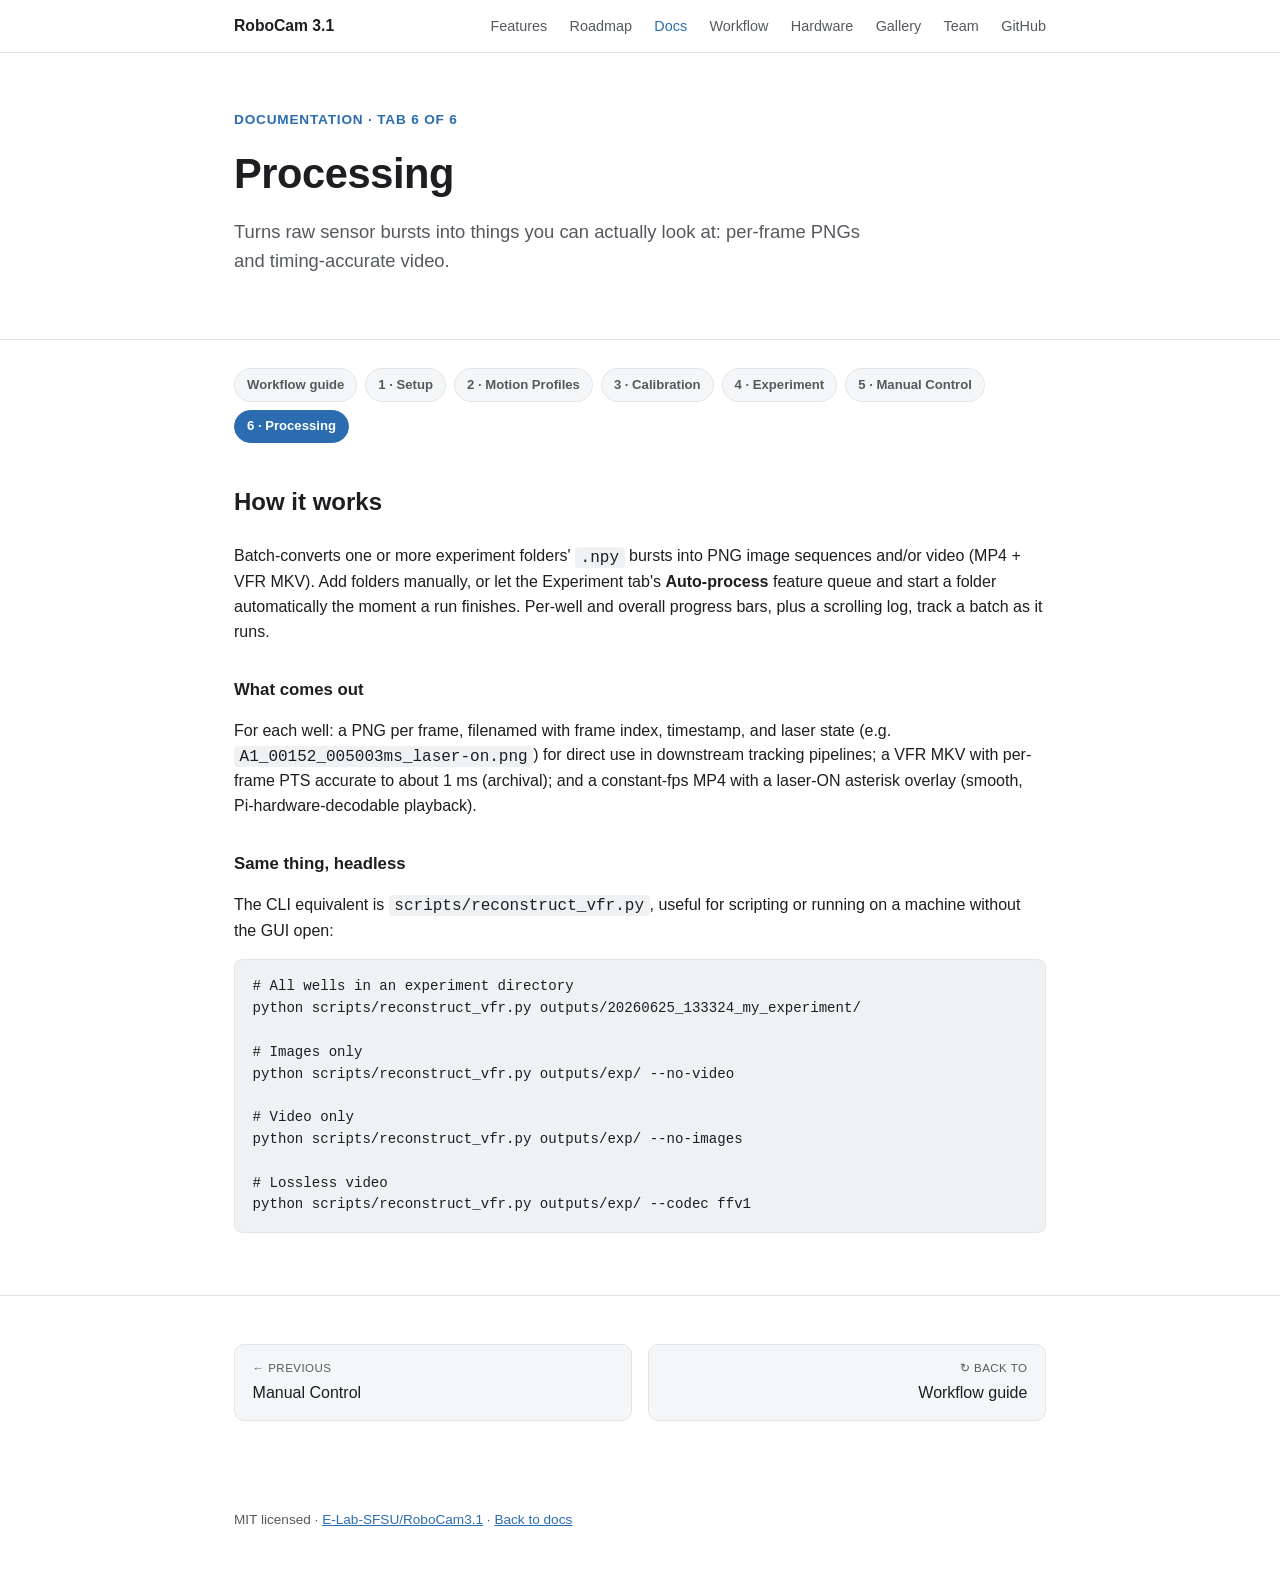
<file: docs/processing.html>
<!doctype html>
<html lang="en">
<head>
<meta charset="utf-8">
<meta name="viewport" content="width=device-width, initial-scale=1">
<title>Processing tab — RoboCam 3.1 Docs</title>
<meta name="description" content="RoboCam 3.1 Processing tab: batch conversion of raw .npy bursts into PNG image sequences and video.">
<link rel="icon" href="data:image/svg+xml,<svg xmlns=%22http://www.w3.org/2000/svg%22 viewBox=%220 0 100 100%22><text y=%22.9em%22 font-size=%2290%22>%F0%9F%93%B7</text></svg>">
<link rel="stylesheet" href="../style.css">
</head>
<body>

<nav class="topnav">
  <div class="wrap">
    <a class="brand" href="../index.html">RoboCam 3.1</a>
    <div class="links">
      <a href="../index.html#features">Features</a>
      <a href="../index.html#roadmap">Roadmap</a>
      <a href="../docs.html" class="current">Docs</a>
      <a href="workflow.html">Workflow</a>
      <a href="../hardware.html">Hardware</a>
      <a href="../gallery.html">Gallery</a>
      <a href="../team.html">Team</a>
      <a href="https://github.com/E-Lab-SFSU/RoboCam3.1">GitHub</a>
    </div>
  </div>
</nav>

<header class="hero">
  <div class="wrap">
    <div class="eyebrow">Documentation · Tab 6 of 6</div>
    <h1>Processing</h1>
    <p class="tagline">Turns raw sensor bursts into things you can actually look at: per-frame PNGs and timing-accurate video.</p>
  </div>
</header>

<section>
  <div class="wrap">
    <div class="docs-subnav">
      <a href="workflow.html">Workflow guide</a>
      <a href="setup.html">1 · Setup</a>
      <a href="motion-profiles.html">2 · Motion Profiles</a>
      <a href="calibration.html">3 · Calibration</a>
      <a href="experiment.html">4 · Experiment</a>
      <a href="manual-control.html">5 · Manual Control</a>
      <a href="processing.html" class="current">6 · Processing</a>
    </div>

    <h2>How it works</h2>
    <p>Batch-converts one or more experiment folders' <code>.npy</code> bursts into PNG image sequences and/or video (MP4 + VFR MKV). Add folders manually, or let the Experiment tab's <strong>Auto-process</strong> feature queue and start a folder automatically the moment a run finishes. Per-well and overall progress bars, plus a scrolling log, track a batch as it runs.</p>

    <h3 class="subhead">What comes out</h3>
    <p>For each well: a PNG per frame, filenamed with frame index, timestamp, and laser state (e.g. <code>A1_00152_005003ms_laser-on.png</code>) for direct use in downstream tracking pipelines; a VFR MKV with per-frame PTS accurate to about 1&nbsp;ms (archival); and a constant-fps MP4 with a laser-ON asterisk overlay (smooth, Pi-hardware-decodable playback).</p>

    <h3 class="subhead">Same thing, headless</h3>
    <p>The CLI equivalent is <code>scripts/reconstruct_vfr.py</code>, useful for scripting or running on a machine without the GUI open:</p>
    <pre><code># All wells in an experiment directory
python scripts/reconstruct_vfr.py outputs/20260625_133324_my_experiment/

# Images only
python scripts/reconstruct_vfr.py outputs/exp/ --no-video

# Video only
python scripts/reconstruct_vfr.py outputs/exp/ --no-images

# Lossless video
python scripts/reconstruct_vfr.py outputs/exp/ --codec ffv1</code></pre>
  </div>
</section>

<section>
  <div class="wrap pager">
    <a class="pager-prev" href="manual-control.html"><span class="pager-label">← Previous</span>Manual Control</a>
    <a class="pager-next" href="workflow.html"><span class="pager-label">↻ Back to</span>Workflow guide</a>
  </div>
</section>

<footer>
  <div class="wrap">
    MIT licensed · <a href="https://github.com/E-Lab-SFSU/RoboCam3.1">E-Lab-SFSU/RoboCam3.1</a> · <a href="../docs.html">Back to docs</a>
  </div>
</footer>

</body>
</html>
</file>
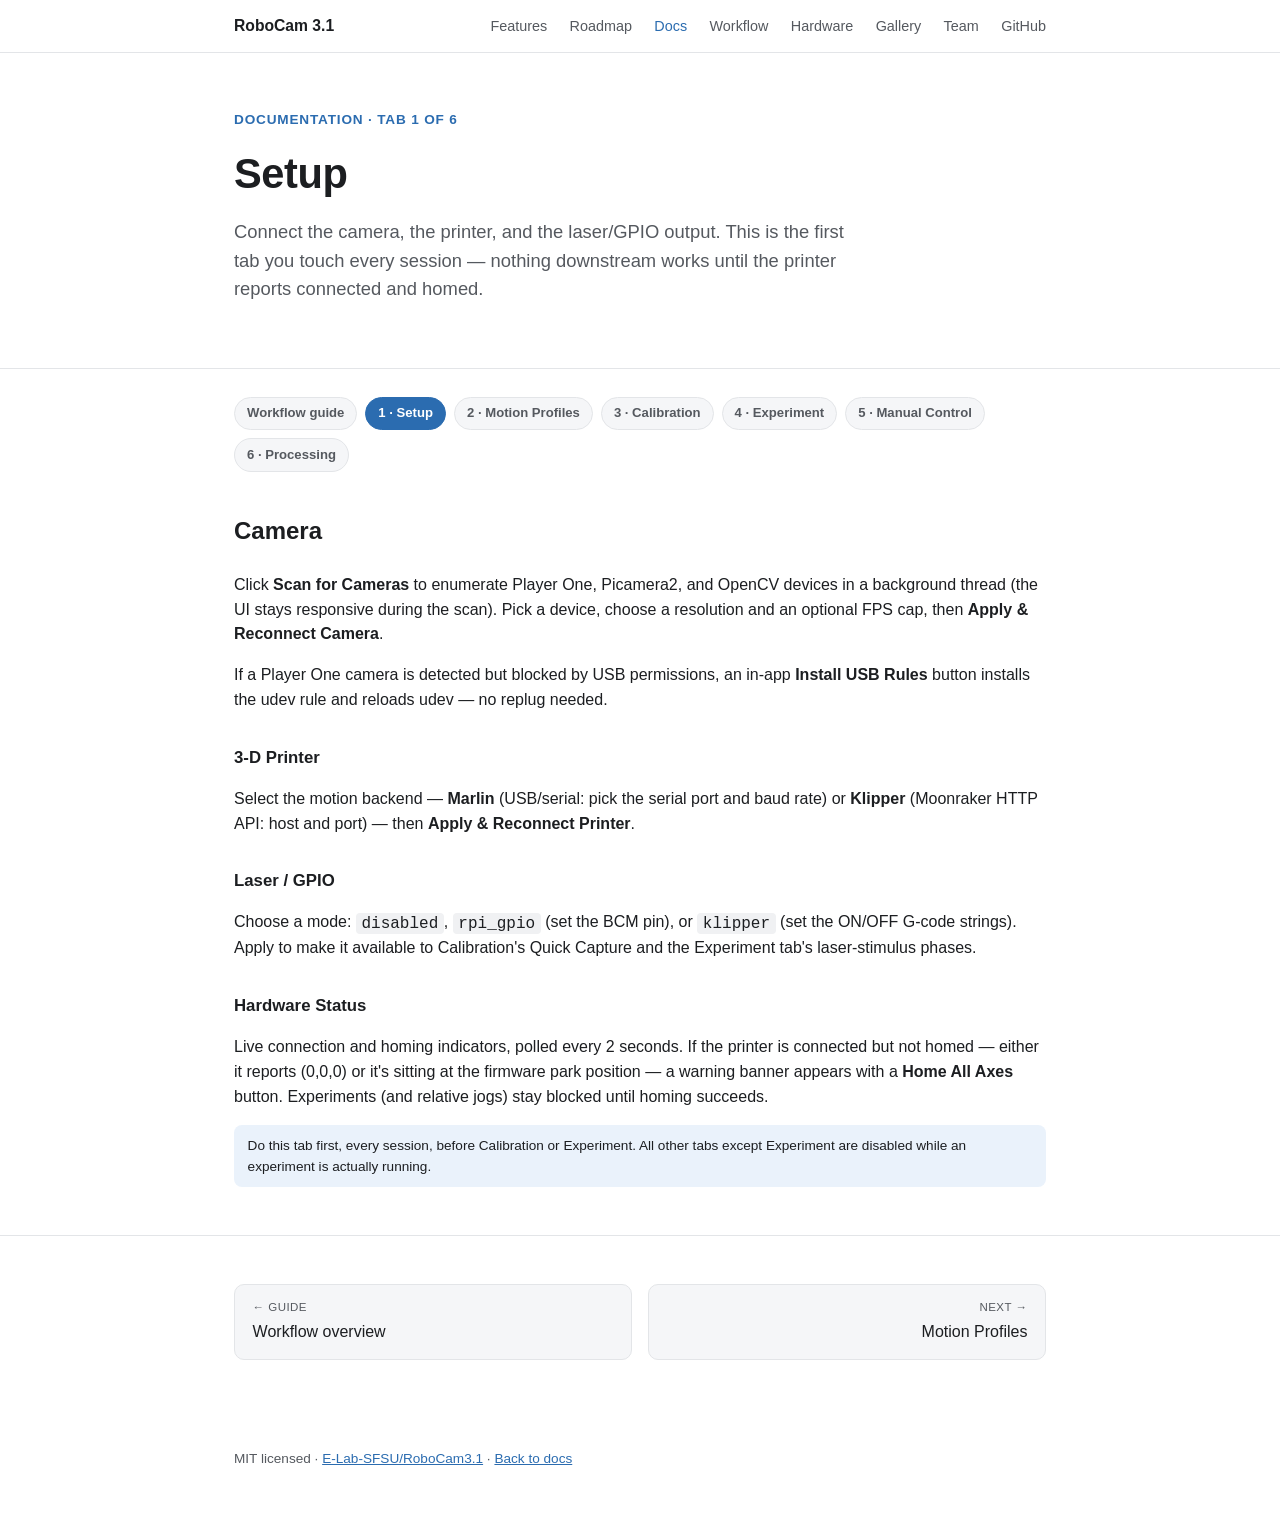
<file: docs/setup.html>
<!doctype html>
<html lang="en">
<head>
<meta charset="utf-8">
<meta name="viewport" content="width=device-width, initial-scale=1">
<title>Setup tab — RoboCam 3.1 Docs</title>
<meta name="description" content="RoboCam 3.1 Setup tab: camera enumeration, printer backend connection, laser/GPIO configuration, and hardware status.">
<link rel="icon" href="data:image/svg+xml,<svg xmlns=%22http://www.w3.org/2000/svg%22 viewBox=%220 0 100 100%22><text y=%22.9em%22 font-size=%2290%22>%F0%9F%93%B7</text></svg>">
<link rel="stylesheet" href="../style.css">
</head>
<body>

<nav class="topnav">
  <div class="wrap">
    <a class="brand" href="../index.html">RoboCam 3.1</a>
    <div class="links">
      <a href="../index.html#features">Features</a>
      <a href="../index.html#roadmap">Roadmap</a>
      <a href="../docs.html" class="current">Docs</a>
      <a href="workflow.html">Workflow</a>
      <a href="../hardware.html">Hardware</a>
      <a href="../gallery.html">Gallery</a>
      <a href="../team.html">Team</a>
      <a href="https://github.com/E-Lab-SFSU/RoboCam3.1">GitHub</a>
    </div>
  </div>
</nav>

<header class="hero">
  <div class="wrap">
    <div class="eyebrow">Documentation · Tab 1 of 6</div>
    <h1>Setup</h1>
    <p class="tagline">Connect the camera, the printer, and the laser/GPIO output. This is the first tab you touch every session — nothing downstream works until the printer reports connected and homed.</p>
  </div>
</header>

<section>
  <div class="wrap">
    <div class="docs-subnav">
      <a href="workflow.html">Workflow guide</a>
      <a href="setup.html" class="current">1 · Setup</a>
      <a href="motion-profiles.html">2 · Motion Profiles</a>
      <a href="calibration.html">3 · Calibration</a>
      <a href="experiment.html">4 · Experiment</a>
      <a href="manual-control.html">5 · Manual Control</a>
      <a href="processing.html">6 · Processing</a>
    </div>

    <h2>Camera</h2>
    <p>Click <strong>Scan for Cameras</strong> to enumerate Player One, Picamera2, and OpenCV devices in a background thread (the UI stays responsive during the scan). Pick a device, choose a resolution and an optional FPS cap, then <strong>Apply &amp; Reconnect Camera</strong>.</p>
    <p>If a Player One camera is detected but blocked by USB permissions, an in-app <strong>Install USB Rules</strong> button installs the udev rule and reloads udev — no replug needed.</p>

    <h3 class="subhead">3-D Printer</h3>
    <p>Select the motion backend — <strong>Marlin</strong> (USB/serial: pick the serial port and baud rate) or <strong>Klipper</strong> (Moonraker HTTP API: host and port) — then <strong>Apply &amp; Reconnect Printer</strong>.</p>

    <h3 class="subhead">Laser / GPIO</h3>
    <p>Choose a mode: <code>disabled</code>, <code>rpi_gpio</code> (set the BCM pin), or <code>klipper</code> (set the ON/OFF G-code strings). Apply to make it available to Calibration's Quick Capture and the Experiment tab's laser-stimulus phases.</p>

    <h3 class="subhead">Hardware Status</h3>
    <p>Live connection and homing indicators, polled every 2 seconds. If the printer is connected but not homed — either it reports (0,0,0) or it's sitting at the firmware park position — a warning banner appears with a <strong>Home All Axes</strong> button. Experiments (and relative jogs) stay blocked until homing succeeds.</p>

    <div class="step-note">Do this tab first, every session, before Calibration or Experiment. All other tabs except Experiment are disabled while an experiment is actually running.</div>
  </div>
</section>

<section>
  <div class="wrap pager">
    <a class="pager-prev" href="workflow.html"><span class="pager-label">← Guide</span>Workflow overview</a>
    <a class="pager-next" href="motion-profiles.html"><span class="pager-label">Next →</span>Motion Profiles</a>
  </div>
</section>

<footer>
  <div class="wrap">
    MIT licensed · <a href="https://github.com/E-Lab-SFSU/RoboCam3.1">E-Lab-SFSU/RoboCam3.1</a> · <a href="../docs.html">Back to docs</a>
  </div>
</footer>

</body>
</html>
</file>
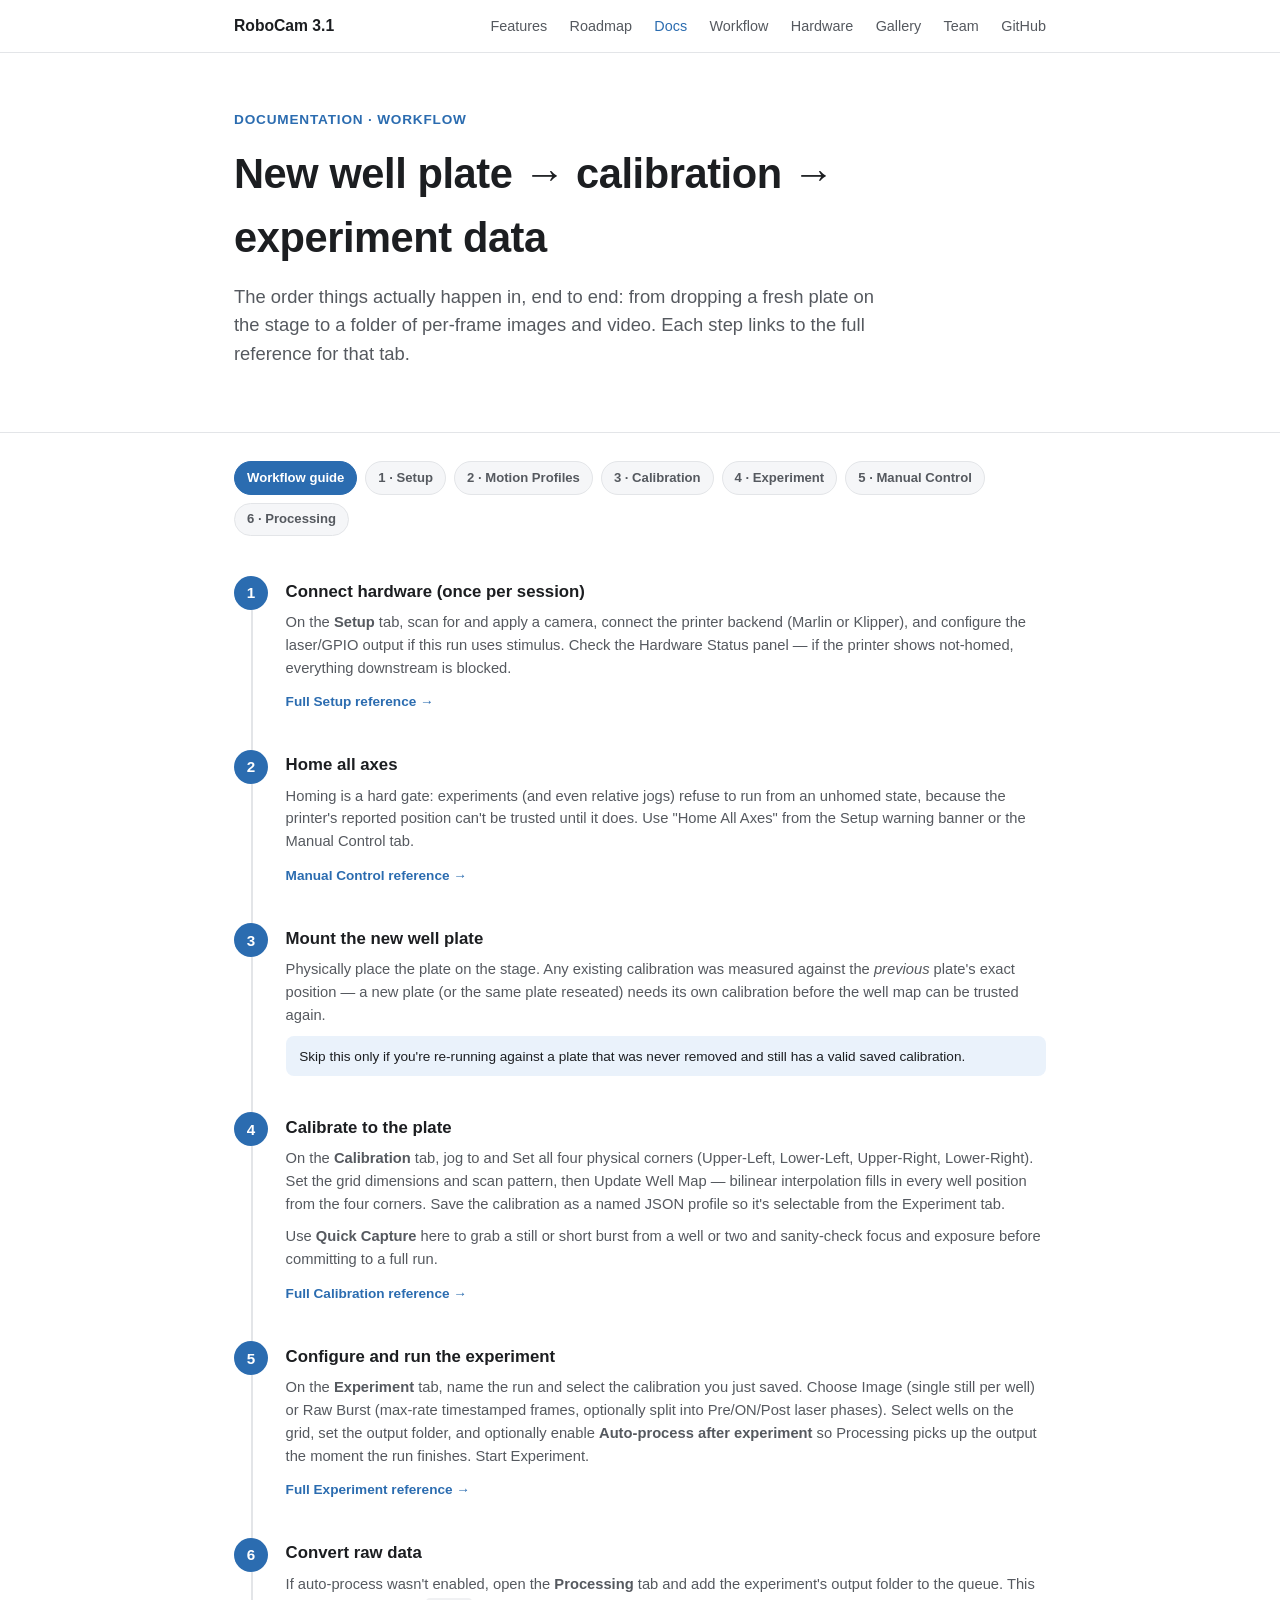
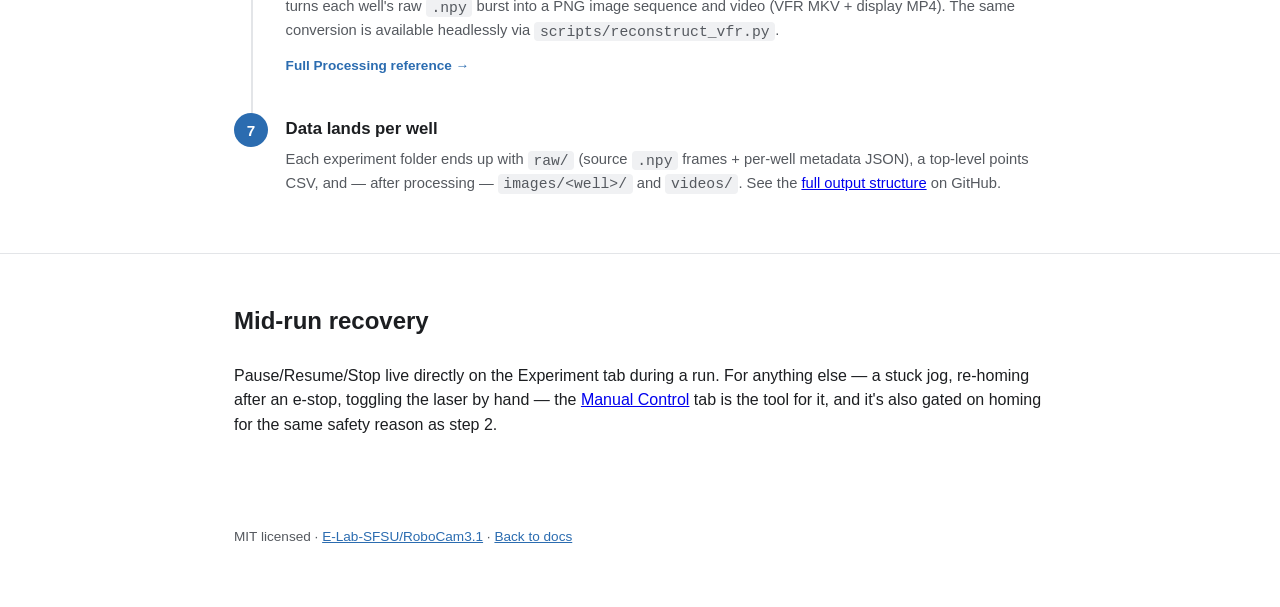
<file: docs/workflow.html>
<!doctype html>
<html lang="en">
<head>
<meta charset="utf-8">
<meta name="viewport" content="width=device-width, initial-scale=1">
<title>Workflow — RoboCam 3.1 Docs</title>
<meta name="description" content="The end-to-end RoboCam 3.1 workflow: mounting a new well plate, calibrating to it, and collecting experiment data.">
<link rel="icon" href="data:image/svg+xml,<svg xmlns=%22http://www.w3.org/2000/svg%22 viewBox=%220 0 100 100%22><text y=%22.9em%22 font-size=%2290%22>%F0%9F%93%B7</text></svg>">
<link rel="stylesheet" href="../style.css">
</head>
<body>

<nav class="topnav">
  <div class="wrap">
    <a class="brand" href="../index.html">RoboCam 3.1</a>
    <div class="links">
      <a href="../index.html#features">Features</a>
      <a href="../index.html#roadmap">Roadmap</a>
      <a href="../docs.html" class="current">Docs</a>
      <a href="workflow.html">Workflow</a>
      <a href="../hardware.html">Hardware</a>
      <a href="../gallery.html">Gallery</a>
      <a href="../team.html">Team</a>
      <a href="https://github.com/E-Lab-SFSU/RoboCam3.1">GitHub</a>
    </div>
  </div>
</nav>

<header class="hero">
  <div class="wrap">
    <div class="eyebrow">Documentation · Workflow</div>
    <h1>New well plate → calibration → experiment data</h1>
    <p class="tagline">The order things actually happen in, end to end: from dropping a fresh plate on the stage to a folder of per-frame images and video. Each step links to the full reference for that tab.</p>
  </div>
</header>

<section>
  <div class="wrap">
    <div class="docs-subnav">
      <a href="workflow.html" class="current">Workflow guide</a>
      <a href="setup.html">1 · Setup</a>
      <a href="motion-profiles.html">2 · Motion Profiles</a>
      <a href="calibration.html">3 · Calibration</a>
      <a href="experiment.html">4 · Experiment</a>
      <a href="manual-control.html">5 · Manual Control</a>
      <a href="processing.html">6 · Processing</a>
    </div>

    <div class="step-flow">

      <div class="step">
        <div class="step-num">1</div>
        <div class="step-body">
          <h3>Connect hardware (once per session)</h3>
          <p>On the <strong>Setup</strong> tab, scan for and apply a camera, connect the printer backend (Marlin or Klipper), and configure the laser/GPIO output if this run uses stimulus. Check the Hardware Status panel — if the printer shows not-homed, everything downstream is blocked.</p>
          <a class="step-link" href="setup.html">Full Setup reference →</a>
        </div>
      </div>

      <div class="step">
        <div class="step-num">2</div>
        <div class="step-body">
          <h3>Home all axes</h3>
          <p>Homing is a hard gate: experiments (and even relative jogs) refuse to run from an unhomed state, because the printer's reported position can't be trusted until it does. Use "Home All Axes" from the Setup warning banner or the Manual Control tab.</p>
          <a class="step-link" href="manual-control.html">Manual Control reference →</a>
        </div>
      </div>

      <div class="step">
        <div class="step-num">3</div>
        <div class="step-body">
          <h3>Mount the new well plate</h3>
          <p>Physically place the plate on the stage. Any existing calibration was measured against the <em>previous</em> plate's exact position — a new plate (or the same plate reseated) needs its own calibration before the well map can be trusted again.</p>
          <div class="step-note">Skip this only if you're re-running against a plate that was never removed and still has a valid saved calibration.</div>
        </div>
      </div>

      <div class="step">
        <div class="step-num">4</div>
        <div class="step-body">
          <h3>Calibrate to the plate</h3>
          <p>On the <strong>Calibration</strong> tab, jog to and Set all four physical corners (Upper-Left, Lower-Left, Upper-Right, Lower-Right). Set the grid dimensions and scan pattern, then Update Well Map — bilinear interpolation fills in every well position from the four corners. Save the calibration as a named JSON profile so it's selectable from the Experiment tab.</p>
          <p>Use <strong>Quick Capture</strong> here to grab a still or short burst from a well or two and sanity-check focus and exposure before committing to a full run.</p>
          <a class="step-link" href="calibration.html">Full Calibration reference →</a>
        </div>
      </div>

      <div class="step">
        <div class="step-num">5</div>
        <div class="step-body">
          <h3>Configure and run the experiment</h3>
          <p>On the <strong>Experiment</strong> tab, name the run and select the calibration you just saved. Choose Image (single still per well) or Raw Burst (max-rate timestamped frames, optionally split into Pre/ON/Post laser phases). Select wells on the grid, set the output folder, and optionally enable <strong>Auto-process after experiment</strong> so Processing picks up the output the moment the run finishes. Start Experiment.</p>
          <a class="step-link" href="experiment.html">Full Experiment reference →</a>
        </div>
      </div>

      <div class="step">
        <div class="step-num">6</div>
        <div class="step-body">
          <h3>Convert raw data</h3>
          <p>If auto-process wasn't enabled, open the <strong>Processing</strong> tab and add the experiment's output folder to the queue. This turns each well's raw <code>.npy</code> burst into a PNG image sequence and video (VFR MKV + display MP4). The same conversion is available headlessly via <code>scripts/reconstruct_vfr.py</code>.</p>
          <a class="step-link" href="processing.html">Full Processing reference →</a>
        </div>
      </div>

      <div class="step">
        <div class="step-num">7</div>
        <div class="step-body">
          <h3>Data lands per well</h3>
          <p>Each experiment folder ends up with <code>raw/</code> (source <code>.npy</code> frames + per-well metadata JSON), a top-level points CSV, and — after processing — <code>images/&lt;well&gt;/</code> and <code>videos/</code>. See the <a href="https://github.com/E-Lab-SFSU/RoboCam3.1#output-structure-raw-burst-mode">full output structure</a> on GitHub.</p>
        </div>
      </div>

    </div>
  </div>
</section>

<section>
  <div class="wrap">
    <h2>Mid-run recovery</h2>
    <p class="tagline" style="margin-bottom:0;">Pause/Resume/Stop live directly on the Experiment tab during a run. For anything else — a stuck jog, re-homing after an e-stop, toggling the laser by hand — the <a href="manual-control.html">Manual Control</a> tab is the tool for it, and it's also gated on homing for the same safety reason as step 2.</p>
  </div>
</section>

<footer>
  <div class="wrap">
    MIT licensed · <a href="https://github.com/E-Lab-SFSU/RoboCam3.1">E-Lab-SFSU/RoboCam3.1</a> · <a href="../docs.html">Back to docs</a>
  </div>
</footer>

</body>
</html>
</file>
<file: style.css>
:root {
  color-scheme: light dark;
  --bg: #ffffff;
  --bg-alt: #f5f6f8;
  --text: #1c1e21;
  --text-muted: #55595f;
  --border: #e3e5e8;
  --accent: #2b6cb0;
  --accent-bg: #eaf2fb;
  --code-bg: #f0f1f3;
}
@media (prefers-color-scheme: dark) {
  :root {
    --bg: #14161a;
    --bg-alt: #1b1e23;
    --text: #ecedee;
    --text-muted: #a3a9b0;
    --border: #2b2f36;
    --accent: #6fa8dc;
    --accent-bg: #17293a;
    --code-bg: #1f2228;
  }
}
* { box-sizing: border-box; }
html { scroll-behavior: smooth; }
body {
  margin: 0;
  font-family: -apple-system, BlinkMacSystemFont, "Segoe UI", Roboto, Helvetica, Arial, sans-serif;
  background: var(--bg);
  color: var(--text);
  line-height: 1.55;
}
.wrap { max-width: 860px; margin: 0 auto; padding: 0 1.5rem; }

/* Nav */
nav.topnav {
  position: sticky;
  top: 0;
  z-index: 10;
  background: color-mix(in srgb, var(--bg) 88%, transparent);
  backdrop-filter: blur(8px);
  border-bottom: 1px solid var(--border);
}
nav.topnav .wrap {
  display: flex;
  align-items: center;
  justify-content: space-between;
  padding: 0.85rem 1.5rem;
  max-width: 860px;
}
nav.topnav .brand {
  font-weight: 700;
  color: var(--text);
  text-decoration: none;
  font-size: 0.98rem;
}
nav.topnav .links { display: flex; gap: 1.4rem; align-items: center; }
nav.topnav .links a {
  color: var(--text-muted);
  text-decoration: none;
  font-size: 0.9rem;
  font-weight: 500;
}
nav.topnav .links a:hover { color: var(--accent); }
nav.topnav .links a.current { color: var(--accent); }

/* Hero */
header.hero { padding: 3.5rem 0 2.5rem; border-bottom: 1px solid var(--border); }
header.hero .eyebrow {
  color: var(--accent);
  font-weight: 600;
  font-size: 0.85rem;
  letter-spacing: 0.06em;
  text-transform: uppercase;
  margin-bottom: 0.75rem;
}
header.hero h1 { font-size: 2.6rem; margin: 0 0 0.75rem; letter-spacing: -0.01em; }
header.hero p.tagline { font-size: 1.15rem; color: var(--text-muted); max-width: 640px; margin: 0 0 1.5rem; }

.badges { display: flex; flex-wrap: wrap; gap: 0.4rem; margin-bottom: 1.75rem; }
.badges img { display: block; height: 20px; }

.cta-row { display: flex; gap: 0.75rem; flex-wrap: wrap; }
.btn {
  display: inline-block;
  padding: 0.65rem 1.25rem;
  border-radius: 8px;
  text-decoration: none;
  font-weight: 600;
  font-size: 0.95rem;
  border: 1px solid var(--border);
}
.btn-primary { background: var(--accent); color: #fff; border-color: var(--accent); }
.btn-secondary { background: transparent; color: var(--text); }

section { padding: 3rem 0; border-bottom: 1px solid var(--border); }
section:last-of-type { border-bottom: none; }
h2 { font-size: 1.5rem; margin: 0 0 1.5rem; }
h3.subhead { font-size: 1.05rem; margin: 2rem 0 0.75rem; }

.features { display: grid; grid-template-columns: repeat(auto-fit, minmax(230px, 1fr)); gap: 1.25rem; }
.feature h3 { font-size: 1rem; margin: 0 0 0.35rem; }
.feature p { margin: 0; color: var(--text-muted); font-size: 0.92rem; }

pre {
  background: var(--code-bg);
  border: 1px solid var(--border);
  border-radius: 8px;
  padding: 1rem 1.1rem;
  overflow-x: auto;
  font-size: 0.88rem;
}
code { font-family: "SFMono-Regular", Consolas, Menlo, monospace; }
p code, li code { background: var(--code-bg); padding: 0.1rem 0.35rem; border-radius: 4px; }

.download-links { display: flex; flex-direction: column; gap: 0.6rem; margin-top: 1.25rem; }
.download-links a { color: var(--accent); font-weight: 600; text-decoration: none; }
.download-links a:hover { text-decoration: underline; }

.lineage {
  background: var(--bg-alt);
  border: 1px solid var(--border);
  border-radius: 10px;
  padding: 1.25rem 1.5rem;
  font-size: 0.92rem;
  color: var(--text-muted);
}
.lineage ol { margin: 0.5rem 0 0; padding-left: 1.2rem; }
.lineage a { color: var(--accent); }
.credits p { color: var(--text-muted); }

table.status { width: 100%; border-collapse: collapse; font-size: 0.9rem; }
table.status th, table.status td {
  text-align: left;
  padding: 0.55rem 0.75rem;
  border-bottom: 1px solid var(--border);
}
table.status th { color: var(--text-muted); font-weight: 600; font-size: 0.82rem; text-transform: uppercase; letter-spacing: 0.03em; }
.tag {
  display: inline-block;
  padding: 0.15rem 0.55rem;
  border-radius: 999px;
  font-size: 0.75rem;
  font-weight: 600;
}
.tag-bug { background: #fbdada; color: #8a1f1f; }
.tag-planned { background: var(--accent-bg); color: var(--accent); }
.tag-pending { background: #fdeecb; color: #8a5a1f; }
.tag-untested { background: var(--bg-alt); color: var(--text-muted); }
@media (prefers-color-scheme: dark) {
  .tag-bug { background: #3a1c1c; color: #f2a3a3; }
  .tag-pending { background: #3a2f1c; color: #f2c98b; }
}
.verified {
  margin-top: 1.5rem;
  font-size: 0.88rem;
  color: var(--text-muted);
}

.sample-video video {
  width: 100%;
  max-width: 100%;
  height: auto;
  border-radius: 12px;
  border: 1px solid var(--border);
  background: #000;
  display: block;
}
.sample-video .caption {
  margin: 0.75rem 0 0;
  font-size: 0.88rem;
  color: var(--text-muted);
}

.empty-gallery {
  text-align: center;
  padding: 3.5rem 1.5rem;
  border: 1px dashed var(--border);
  border-radius: 12px;
  color: var(--text-muted);
}
.empty-gallery .icon { font-size: 2.2rem; margin-bottom: 0.75rem; }
.gallery-grid { display: grid; grid-template-columns: repeat(auto-fit, minmax(180px, 1fr)); gap: 1rem; margin-top: 2rem; }
.part-grid {
  display: grid;
  grid-template-columns: repeat(auto-fit, minmax(180px, 1fr));
  gap: 1.25rem;
  margin: 1.5rem 0;
}
.part-card {
  border: 1px solid var(--border);
  border-radius: 10px;
  overflow: hidden;
  background: var(--bg-alt);
}
.part-card img {
  width: 100%;
  aspect-ratio: 1 / 1;
  object-fit: contain;
  background: #fff;
  display: block;
}
.stl-viewer {
  position: relative;
  width: 100%;
  aspect-ratio: 1 / 1;
  background: radial-gradient(circle at 50% 40%, #fdfdfe, #eef0f3);
  cursor: grab;
  touch-action: none;
  overflow: hidden;
}
.stl-viewer:active { cursor: grabbing; }
.stl-viewer canvas { display: block; width: 100% !important; height: 100% !important; }
.stl-viewer::before {
  content: "loading model…";
  position: absolute;
  inset: 0;
  display: flex;
  align-items: center;
  justify-content: center;
  font-size: 0.78rem;
  color: var(--text-muted);
  background: inherit;
}
.stl-viewer.loaded::before { content: none; }
.stl-viewer::after {
  content: "drag to rotate · scroll to zoom · shift+drag to pan";
  position: absolute;
  left: 0.5rem;
  bottom: 0.4rem;
  font-size: 0.65rem;
  color: rgba(0,0,0,0.45);
  background: rgba(255,255,255,0.65);
  padding: 0.1rem 0.4rem;
  border-radius: 5px;
  pointer-events: none;
  opacity: 0;
  transition: opacity 0.2s;
}
.stl-viewer.loaded:hover::after,
.stl-viewer.loaded:focus-within::after { opacity: 1; }
.stl-viewer-large {
  max-width: 500px;
  aspect-ratio: 4 / 3;
  border-radius: 12px;
  border: 1px solid var(--border);
  margin: 1.25rem 0;
}

.part-viewer { margin: 1.5rem 0; }
.stl-viewer-stage {
  width: 100%;
  aspect-ratio: 16 / 10;
  border-radius: 12px;
  border: 1px solid var(--border);
  margin-bottom: 0.9rem;
}
.part-tabs {
  display: flex;
  gap: 0.6rem;
  overflow-x: auto;
  padding-bottom: 0.3rem;
}
.part-tab {
  flex: 0 0 auto;
  width: 84px;
  border: 2px solid transparent;
  border-radius: 8px;
  background: var(--bg-alt);
  padding: 0.3rem;
  cursor: pointer;
  display: flex;
  flex-direction: column;
  align-items: center;
  gap: 0.3rem;
  font-family: inherit;
}
.part-tab img {
  width: 100%;
  aspect-ratio: 1 / 1;
  object-fit: contain;
  background: #fff;
  border-radius: 5px;
  display: block;
}
.part-tab span {
  font-size: 0.66rem;
  color: var(--text-muted);
  text-align: center;
  line-height: 1.2;
}
.part-tab:hover { background: var(--accent-bg); }
.part-tab.active { border-color: var(--accent); background: var(--accent-bg); }
.part-tab.active span { color: var(--accent); font-weight: 600; }
.part-active-info { margin-top: 0.9rem; }
.part-active-download {
  color: var(--accent);
  font-weight: 600;
  font-size: 0.92rem;
  text-decoration: none;
}
.part-active-download:hover { text-decoration: underline; }
.part-active-desc { font-size: 0.85rem; color: var(--text-muted); margin: 0.3rem 0 0; }
.part-card .part-info {
  padding: 0.75rem 0.9rem 1rem;
}
.part-card .part-info a {
  color: var(--accent);
  font-weight: 600;
  font-size: 0.88rem;
  text-decoration: none;
}
.part-card .part-info a:hover { text-decoration: underline; }
.part-card .part-info p {
  margin: 0.3rem 0 0;
  font-size: 0.8rem;
  color: var(--text-muted);
}

.gallery-photo {
  display: flex;
  flex-direction: column;
  gap: 0.5rem;
}
.gallery-photo img {
  width: 100%;
  aspect-ratio: 4 / 3;
  object-fit: cover;
  border-radius: 10px;
  border: 1px solid var(--border);
  background: #000;
}
.gallery-photo span {
  font-size: 0.8rem;
  color: var(--text-muted);
}
.gallery-placeholder {
  aspect-ratio: 4 / 3;
  border: 1px dashed var(--border);
  border-radius: 10px;
  display: flex;
  align-items: center;
  justify-content: center;
  color: var(--text-muted);
  font-size: 0.8rem;
  background: var(--bg-alt);
}

footer { padding: 2.5rem 0 4rem; color: var(--text-muted); font-size: 0.85rem; }
footer a { color: var(--accent); }

/* Docs sub-navigation (tab pages + workflow guide) */
.docs-subnav { display: flex; flex-wrap: wrap; gap: 0.5rem; margin: -1.25rem 0 2.5rem; }
.docs-subnav a {
  font-size: 0.82rem;
  font-weight: 600;
  color: var(--text-muted);
  text-decoration: none;
  padding: 0.35rem 0.75rem;
  border: 1px solid var(--border);
  border-radius: 999px;
  background: var(--bg-alt);
  white-space: nowrap;
}
.docs-subnav a:hover { color: var(--accent); border-color: var(--accent); }
.docs-subnav a.current { color: #fff; background: var(--accent); border-color: var(--accent); }

/* Prev/next pager at the bottom of a docs page */
.pager { display: flex; justify-content: space-between; gap: 1rem; }
.pager a {
  flex: 1;
  border: 1px solid var(--border);
  border-radius: 10px;
  padding: 0.9rem 1.1rem;
  text-decoration: none;
  color: var(--text);
  background: var(--bg-alt);
}
.pager a:hover { border-color: var(--accent); }
.pager .pager-label {
  display: block;
  font-size: 0.72rem;
  text-transform: uppercase;
  letter-spacing: 0.04em;
  color: var(--text-muted);
  margin-bottom: 0.2rem;
}
.pager .pager-next { text-align: right; }

/* Numbered step flow (workflow guide) */
.step-flow { display: flex; flex-direction: column; }
.step { display: flex; gap: 1.1rem; position: relative; padding-bottom: 2.25rem; }
.step:last-child { padding-bottom: 0; }
.step-num {
  flex: 0 0 auto;
  width: 34px;
  height: 34px;
  border-radius: 50%;
  background: var(--accent);
  color: #fff;
  display: flex;
  align-items: center;
  justify-content: center;
  font-weight: 700;
  font-size: 0.95rem;
  position: relative;
  z-index: 1;
}
.step:not(:last-child)::before {
  content: "";
  position: absolute;
  left: 17px;
  top: 34px;
  bottom: -2px;
  width: 2px;
  background: var(--border);
}
.step-body { padding-top: 0.15rem; }
.step-body h3 { margin: 0 0 0.4rem; font-size: 1.05rem; }
.step-body p { margin: 0 0 0.6rem; color: var(--text-muted); font-size: 0.92rem; }
.step-body .step-link { font-size: 0.85rem; font-weight: 600; color: var(--accent); text-decoration: none; }
.step-body .step-link:hover { text-decoration: underline; }
.step-note {
  background: var(--accent-bg);
  border-radius: 8px;
  padding: 0.6rem 0.85rem;
  font-size: 0.85rem;
  color: var(--text);
  margin-top: 0.5rem;
}
</file>
